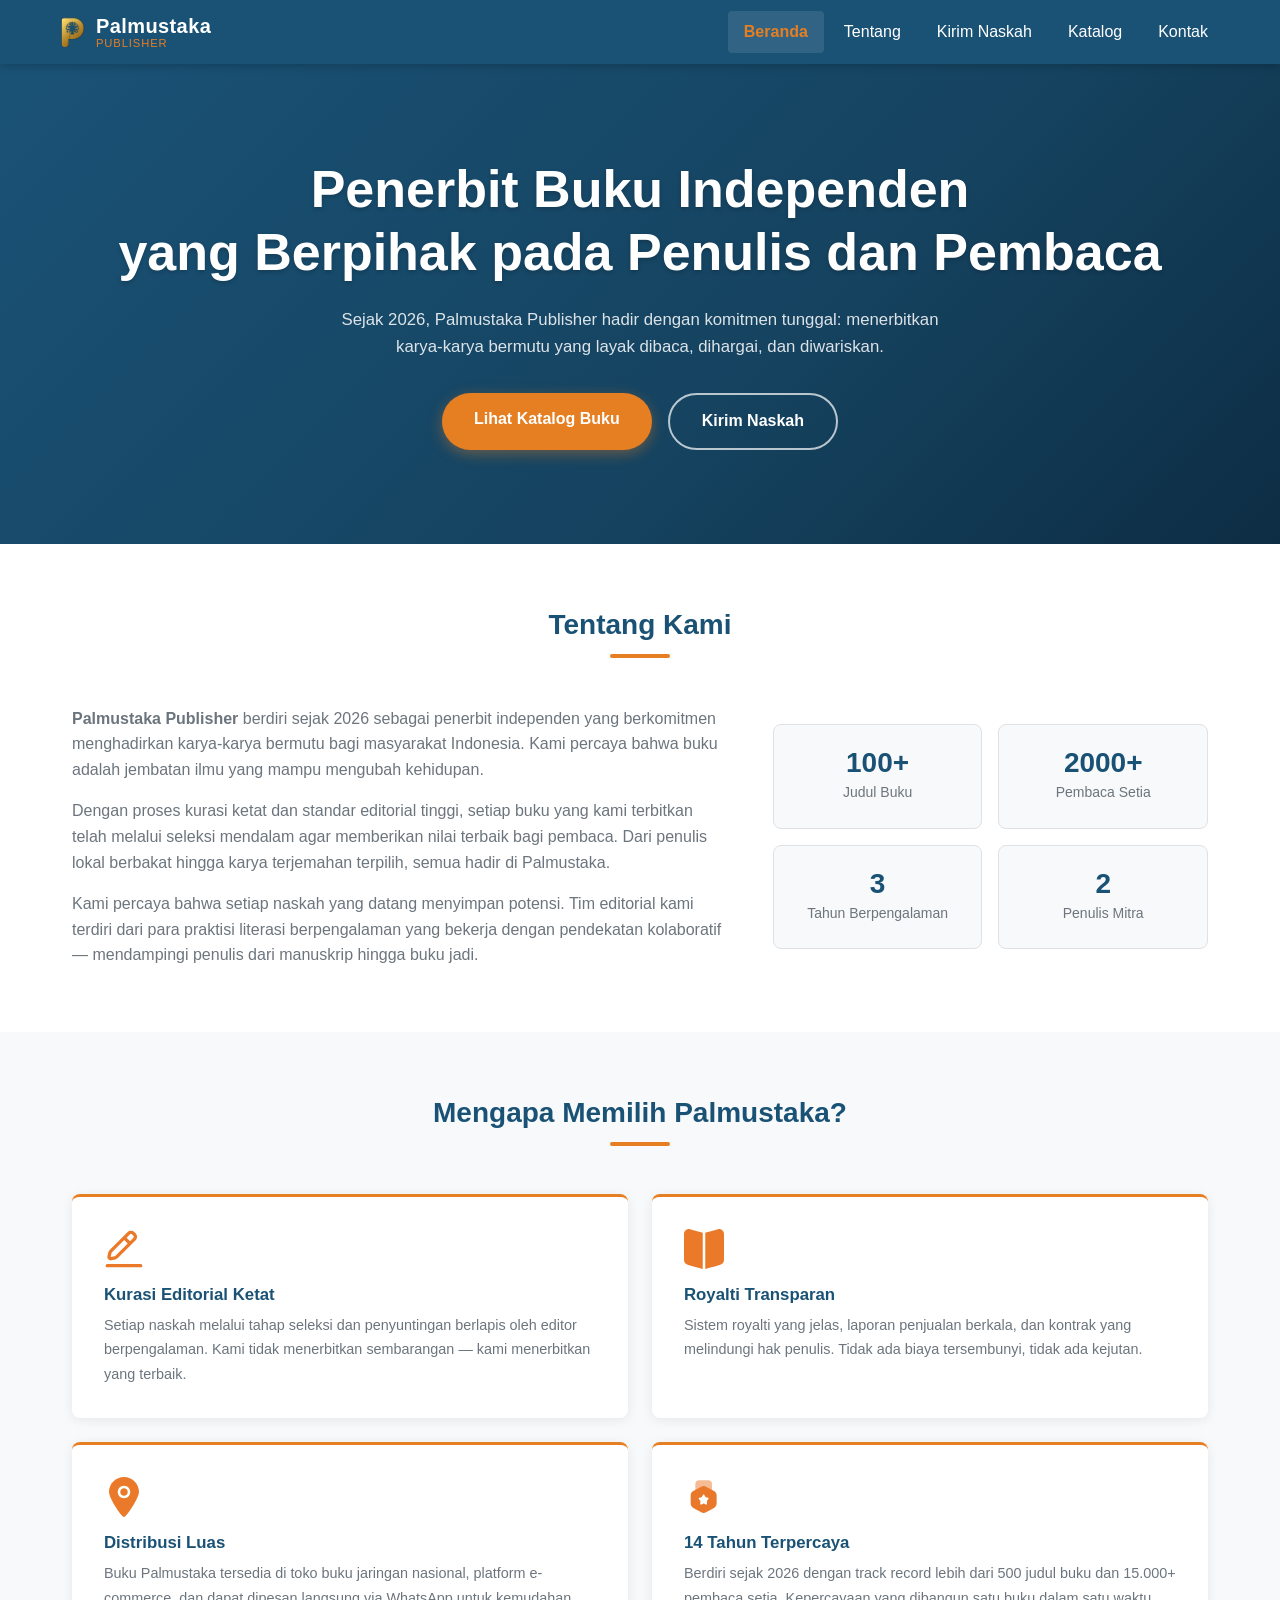
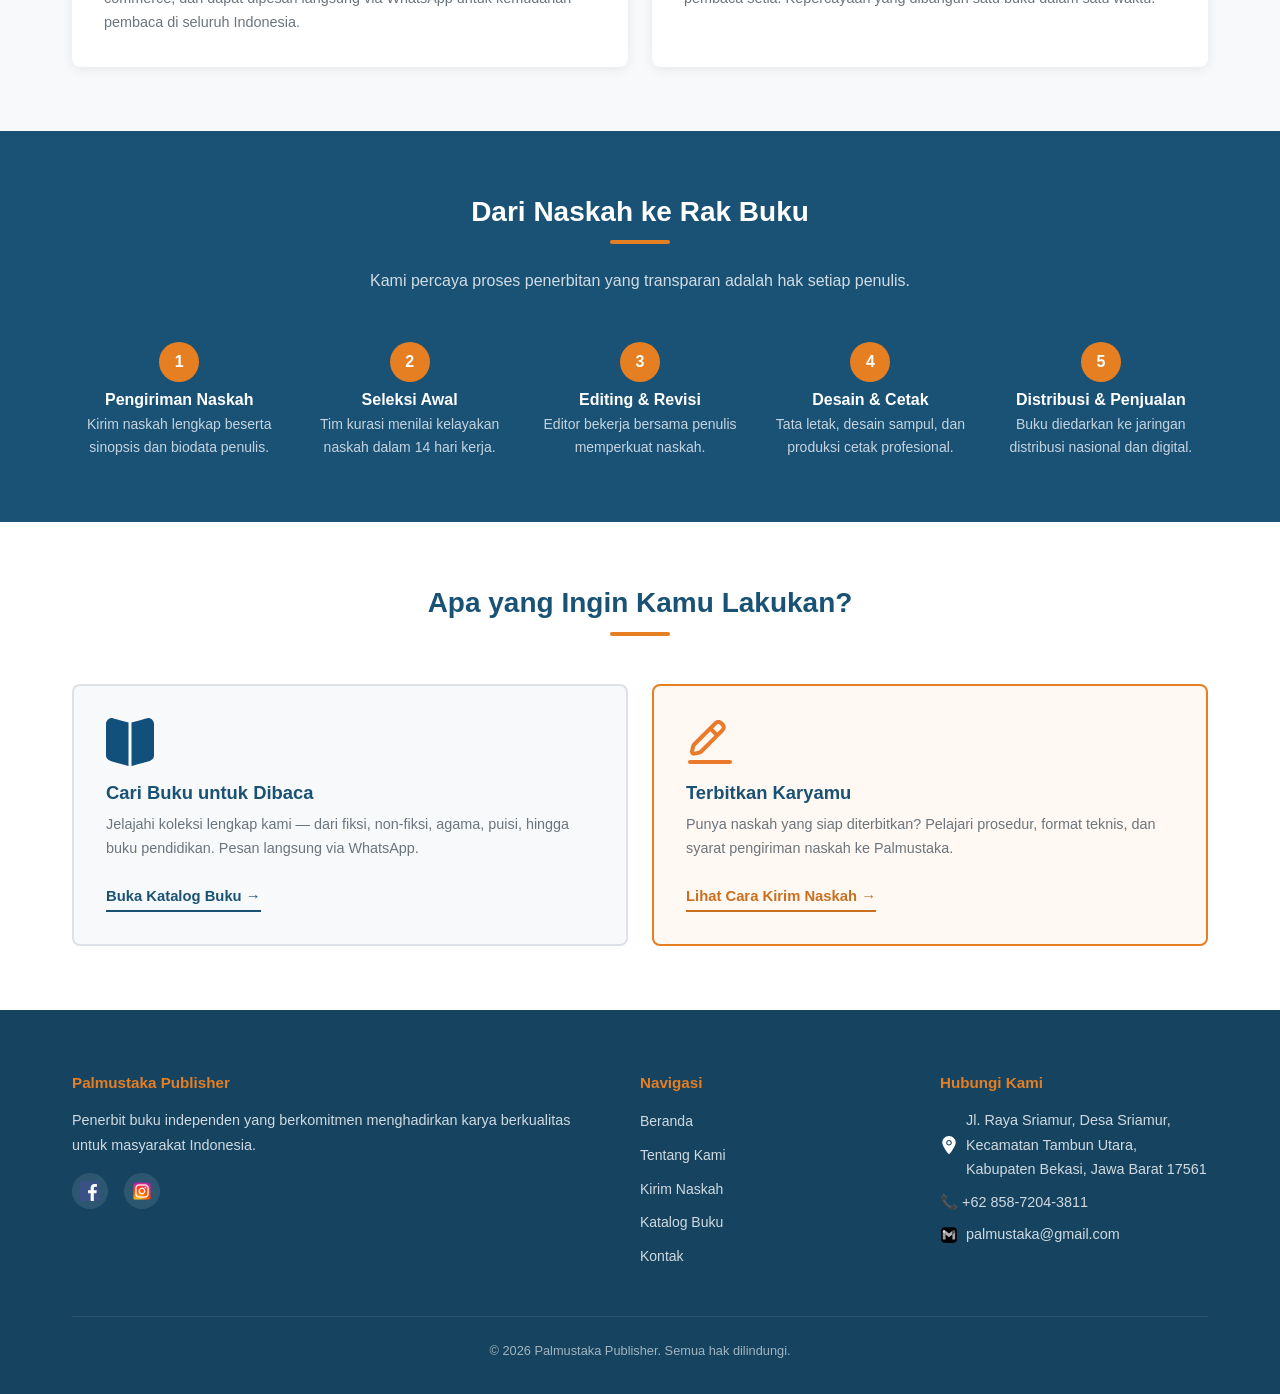
<file: index.html>
<!DOCTYPE html>
<html lang="id">
<head>
  <meta charset="UTF-8">
  <meta name="viewport" content="width=device-width, initial-scale=1.0">
  <meta name="description" content="Palmustaka Publisher — Penerbit buku independen yang berkomitmen menghadirkan karya bermutu untuk masyarakat Indonesia sejak 2026.">
  <title>Palmustaka Publisher — Penerbit Buku Independen</title>
  <link rel="icon" href="assets/icon/logo.svg">
  <link rel="stylesheet" href="css/style.css">
</head>
<body>

  <!-- ===== NAVBAR ===== -->
  <header class="navbar" id="navbar">
    <div class="navbar__kontainer">
      <div class="navbar__logo">
        <a href="index.html" class="navbar__logo-tautan" aria-label="Halaman utama Palmustaka Publisher">
          <img class="navbar__logo-img" src="assets/icon/logo.svg" alt="">
          <span class="navbar__logo-konten">
            <span class="navbar__logo-teks">Palmustaka</span>
            <span class="navbar__logo-sub">Publisher</span>
          </span>
        </a>
      </div>

      <button
        class="navbar__tombol-menu"
        id="tombolMenu"
        aria-label="Buka menu navigasi"
        aria-expanded="false"
        aria-controls="navigasiUtama"
      >
        <span class="navbar__ikon-hamburger"></span>
      </button>

      <nav class="navbar__navigasi" id="navigasiUtama" aria-label="Navigasi utama">
        <ul class="navbar__daftar-tautan">
          <li class="navbar__item">
            <!-- Beranda aktif di halaman ini -->
            <a class="navbar__tautan navbar__tautan--aktif" href="index.html">Beranda</a>
          </li>
          <li class="navbar__item">
            <a class="navbar__tautan" href="#tentang">Tentang</a>
          </li>
          <li class="navbar__item">
            <a class="navbar__tautan" href="kirim-naskah.html">Kirim Naskah</a>
          </li>
          <li class="navbar__item">
            <a class="navbar__tautan" href="katalog.html">Katalog</a>
          </li>
          <li class="navbar__item">
            <a class="navbar__tautan" href="#kontak">Kontak</a>
          </li>
        </ul>
      </nav>
    </div>
  </header>

  <!-- ===== HERO ===== -->
  <section class="hero" id="beranda">
    <div class="hero__konten kontainer">
      <h1 class="hero__judul">
        Penerbit Buku Independen<br>yang Berpihak pada Penulis dan Pembaca
      </h1>
      <p class="hero__deskripsi">
        Sejak 2026, Palmustaka Publisher hadir dengan komitmen tunggal:
        menerbitkan karya-karya bermutu yang layak dibaca, dihargai, dan diwariskan.
      </p>
      <div class="hero__grup-cta">
        <a class="hero__tombol-cta" href="katalog.html">
          Lihat Katalog Buku
        </a>
        <a class="hero__tombol-cta hero__tombol-cta--sekunder" href="kirim-naskah.html">
          Kirim Naskah
        </a>
      </div>
    </div>
  </section>

  <!-- ===== TENTANG KAMI ===== -->
  <section class="tentang" id="tentang">
    <div class="tentang__kontainer kontainer">
      <h2 class="tentang__judul-seksi judul-seksi">Tentang Kami</h2>
      <div class="tentang__grid">
        <div class="tentang__kolom-teks">
          <p class="tentang__paragraf">
            <strong>Palmustaka Publisher</strong> berdiri sejak 2026 sebagai penerbit independen yang berkomitmen
            menghadirkan karya-karya bermutu bagi masyarakat Indonesia. Kami percaya bahwa buku adalah
            jembatan ilmu yang mampu mengubah kehidupan.
          </p>
          <p class="tentang__paragraf">
            Dengan proses kurasi ketat dan standar editorial tinggi, setiap buku yang kami terbitkan telah
            melalui seleksi mendalam agar memberikan nilai terbaik bagi pembaca. Dari penulis lokal berbakat
            hingga karya terjemahan terpilih, semua hadir di Palmustaka.
          </p>
          <p class="tentang__paragraf">
            Kami percaya bahwa setiap naskah yang datang menyimpan potensi.
            Tim editorial kami terdiri dari para praktisi literasi berpengalaman yang bekerja
            dengan pendekatan kolaboratif — mendampingi penulis dari manuskrip hingga buku jadi.
          </p>
        </div>

        <div class="tentang__kolom-statistik">
          <div class="tentang__stat-kartu">
            <span class="tentang__stat-angka">100+</span>
            <span class="tentang__stat-label">Judul Buku</span>
          </div>
          <div class="tentang__stat-kartu">
            <span class="tentang__stat-angka">2000+</span>
            <span class="tentang__stat-label">Pembaca Setia</span>
          </div>
          <div class="tentang__stat-kartu">
            <span class="tentang__stat-angka">3</span>
            <span class="tentang__stat-label">Tahun Berpengalaman</span>
          </div>
          <div class="tentang__stat-kartu">
            <span class="tentang__stat-angka">2</span>
            <span class="tentang__stat-label">Penulis Mitra</span>
          </div>
        </div>
      </div>
    </div>
  </section>

  <!-- ===== KEUNGGULAN KAMI ===== -->
  <section class="keunggulan" id="keunggulan" aria-labelledby="judulKeunggulan">
    <div class="keunggulan__kontainer kontainer">
      <h2 class="keunggulan__judul-seksi judul-seksi" id="judulKeunggulan">Mengapa Memilih Palmustaka?</h2>
      <div class="keunggulan__grid">

        <div class="keunggulan__item">
          <img class="keunggulan__ikon-svg" src="assets/icon/write.svg" alt="" aria-hidden="true">
          <h3 class="keunggulan__item-judul">Kurasi Editorial Ketat</h3>
          <p class="keunggulan__item-deskripsi">
            Setiap naskah melalui tahap seleksi dan penyuntingan berlapis oleh editor berpengalaman.
            Kami tidak menerbitkan sembarangan — kami menerbitkan yang terbaik.
          </p>
        </div>

        <div class="keunggulan__item">
          <img class="keunggulan__ikon-svg" src="assets/icon/book.svg" alt="" aria-hidden="true">
          <h3 class="keunggulan__item-judul">Royalti Transparan</h3>
          <p class="keunggulan__item-deskripsi">
            Sistem royalti yang jelas, laporan penjualan berkala, dan kontrak yang melindungi hak penulis.
            Tidak ada biaya tersembunyi, tidak ada kejutan.
          </p>
        </div>

        <div class="keunggulan__item">
          <img class="keunggulan__ikon-svg" src="assets/icon/location.svg" alt="" aria-hidden="true">
          <h3 class="keunggulan__item-judul">Distribusi Luas</h3>
          <p class="keunggulan__item-deskripsi">
            Buku Palmustaka tersedia di toko buku jaringan nasional, platform e-commerce,
            dan dapat dipesan langsung via WhatsApp untuk kemudahan pembaca di seluruh Indonesia.
          </p>
        </div>

        <div class="keunggulan__item">
          <img class="keunggulan__ikon-svg" src="assets/icon/medal.svg" alt="" aria-hidden="true">
          <h3 class="keunggulan__item-judul">14 Tahun Terpercaya</h3>
          <p class="keunggulan__item-deskripsi">
            Berdiri sejak 2026 dengan track record lebih dari 500 judul buku dan 15.000+ pembaca setia.
            Kepercayaan yang dibangun satu buku dalam satu waktu.
          </p>
        </div>

      </div>
    </div>
  </section>

  <!-- ===== PROSES PENERBITAN ===== -->
  <section class="proses" id="proses" aria-labelledby="judulProses">
    <div class="proses__kontainer kontainer">
      <h2 class="proses__judul-seksi judul-seksi" id="judulProses">Dari Naskah ke Rak Buku</h2>
      <p class="proses__subjudul">
        Kami percaya proses penerbitan yang transparan adalah hak setiap penulis.
      </p>
      <ol class="proses__daftar-langkah">

        <li class="proses__langkah">
          <div class="proses__langkah-nomor" aria-hidden="true">1</div>
          <div class="proses__langkah-konten">
            <h3 class="proses__langkah-judul">Pengiriman Naskah</h3>
            <p class="proses__langkah-deskripsi">Kirim naskah lengkap beserta sinopsis dan biodata penulis.</p>
          </div>
        </li>

        <li class="proses__langkah">
          <div class="proses__langkah-nomor" aria-hidden="true">2</div>
          <div class="proses__langkah-konten">
            <h3 class="proses__langkah-judul">Seleksi Awal</h3>
            <p class="proses__langkah-deskripsi">Tim kurasi menilai kelayakan naskah dalam 14 hari kerja.</p>
          </div>
        </li>

        <li class="proses__langkah">
          <div class="proses__langkah-nomor" aria-hidden="true">3</div>
          <div class="proses__langkah-konten">
            <h3 class="proses__langkah-judul">Editing &amp; Revisi</h3>
            <p class="proses__langkah-deskripsi">Editor bekerja bersama penulis memperkuat naskah.</p>
          </div>
        </li>

        <li class="proses__langkah">
          <div class="proses__langkah-nomor" aria-hidden="true">4</div>
          <div class="proses__langkah-konten">
            <h3 class="proses__langkah-judul">Desain &amp; Cetak</h3>
            <p class="proses__langkah-deskripsi">Tata letak, desain sampul, dan produksi cetak profesional.</p>
          </div>
        </li>

        <li class="proses__langkah">
          <div class="proses__langkah-nomor" aria-hidden="true">5</div>
          <div class="proses__langkah-konten">
            <h3 class="proses__langkah-judul">Distribusi &amp; Penjualan</h3>
            <p class="proses__langkah-deskripsi">Buku diedarkan ke jaringan distribusi nasional dan digital.</p>
          </div>
        </li>

      </ol>
    </div>
  </section>

  <!-- ===== CTA HALAMAN ===== -->
  <section class="cta-halaman" id="cta-halaman" aria-labelledby="judulCtaHalaman">
    <div class="cta-halaman__kontainer kontainer">
      <h2 class="cta-halaman__judul-seksi judul-seksi" id="judulCtaHalaman">Apa yang Ingin Kamu Lakukan?</h2>
      <div class="cta-halaman__grid">

        <div class="cta-halaman__kartu">
          <img class="cta-halaman__kartu-ikon-svg" src="assets/icon/book.svg" alt="" aria-hidden="true">
          <h3 class="cta-halaman__kartu-judul">Cari Buku untuk Dibaca</h3>
          <p class="cta-halaman__kartu-deskripsi">
            Jelajahi koleksi lengkap kami — dari fiksi, non-fiksi, agama, puisi, hingga buku pendidikan.
            Pesan langsung via WhatsApp.
          </p>
          <a class="cta-halaman__kartu-tombol" href="katalog.html">Buka Katalog Buku &rarr;</a>
        </div>

        <div class="cta-halaman__kartu cta-halaman__kartu--aksen">
          <img class="cta-halaman__kartu-ikon-svg" src="assets/icon/write.svg" alt="" aria-hidden="true">
          <h3 class="cta-halaman__kartu-judul">Terbitkan Karyamu</h3>
          <p class="cta-halaman__kartu-deskripsi">
            Punya naskah yang siap diterbitkan? Pelajari prosedur, format teknis,
            dan syarat pengiriman naskah ke Palmustaka.
          </p>
          <a class="cta-halaman__kartu-tombol" href="kirim-naskah.html">Lihat Cara Kirim Naskah &rarr;</a>
        </div>

      </div>
    </div>
  </section>

  <!-- ===== FOOTER / KONTAK ===== -->
  <footer class="footer" id="kontak">
    <div class="footer__kontainer kontainer">
      <div class="footer__grid">

        <div class="footer__kolom">
          <h3 class="footer__judul-kolom">Palmustaka Publisher</h3>
          <p class="footer__teks">
            Penerbit buku independen yang berkomitmen menghadirkan karya berkualitas untuk masyarakat Indonesia.
          </p>
          <div class="footer__sosmed">
            <a href="https://facebook.com" class="footer__sosmed-link" target="_blank" rel="noopener noreferrer" aria-label="Facebook Palmustaka">
              <img class="footer__sosmed-ikon-svg" src="assets/icon/facebook.svg" alt="">
            </a>
            <a href="https://www.instagram.com/palmustaka.id" class="footer__sosmed-link" target="_blank" rel="noopener noreferrer" aria-label="Instagram Palmustaka">
              <img class="footer__sosmed-ikon-svg" src="assets/icon/instagram.svg" alt="">
            </a>
          </div>
        </div>

        <div class="footer__kolom">
          <h3 class="footer__judul-kolom">Navigasi</h3>
          <ul class="footer__daftar-tautan">
            <li><a class="footer__tautan" href="index.html">Beranda</a></li>
            <li><a class="footer__tautan" href="#tentang">Tentang Kami</a></li>
            <li><a class="footer__tautan" href="kirim-naskah.html">Kirim Naskah</a></li>
            <li><a class="footer__tautan" href="katalog.html">Katalog Buku</a></li>
            <li><a class="footer__tautan" href="#kontak">Kontak</a></li>
          </ul>
        </div>

        <div class="footer__kolom">
          <h3 class="footer__judul-kolom">Hubungi Kami</h3>
          <address class="footer__alamat">
            <div class="footer__alamat-item">
              <img class="footer__alamat-ikon-svg" src="assets/icon/location.svg" alt="" aria-hidden="true">
              <span class="footer__teks">Jl. Raya Sriamur, Desa Sriamur, Kecamatan Tambun Utara, Kabupaten Bekasi, Jawa Barat 17561</span>
            </div>
            <div class="footer__alamat-item">
              <span class="footer__teks">📞 +62 858-7204-3811</span>
            </div>
            <div class="footer__alamat-item">
              <img class="footer__alamat-ikon-svg" src="assets/icon/gmail.svg" alt="" aria-hidden="true">
              <span class="footer__teks">palmustaka@gmail.com</span>
            </div>
          </address>
        </div>

      </div>

      <div class="footer__hak-cipta">
        <p>&copy; <span id="tahunSekarang"></span> Palmustaka Publisher. Semua hak dilindungi.</p>
      </div>
    </div>
  </footer>

  <!-- JS: hanya main.js (tidak butuh katalog.js atau kirim-naskah.js) -->
  <script src="js/main.js"></script>
</body>
</html>
</file>
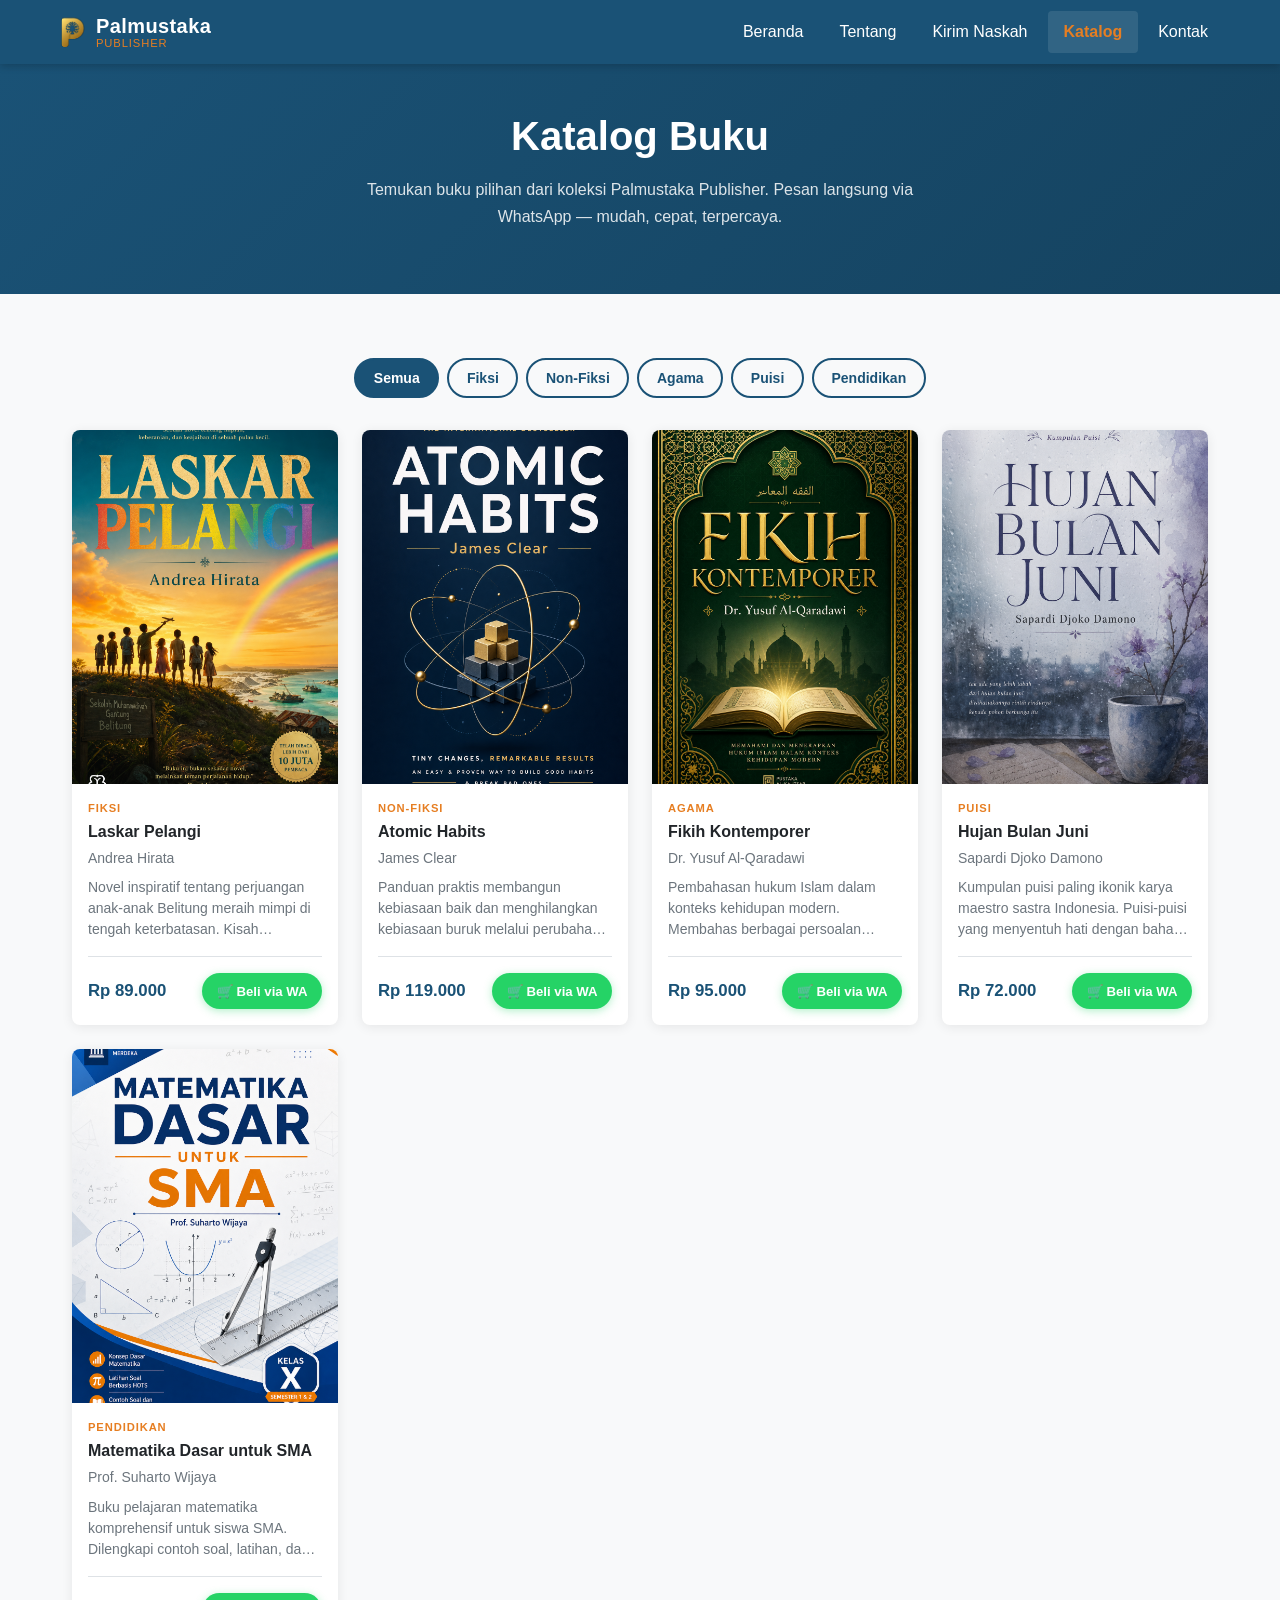
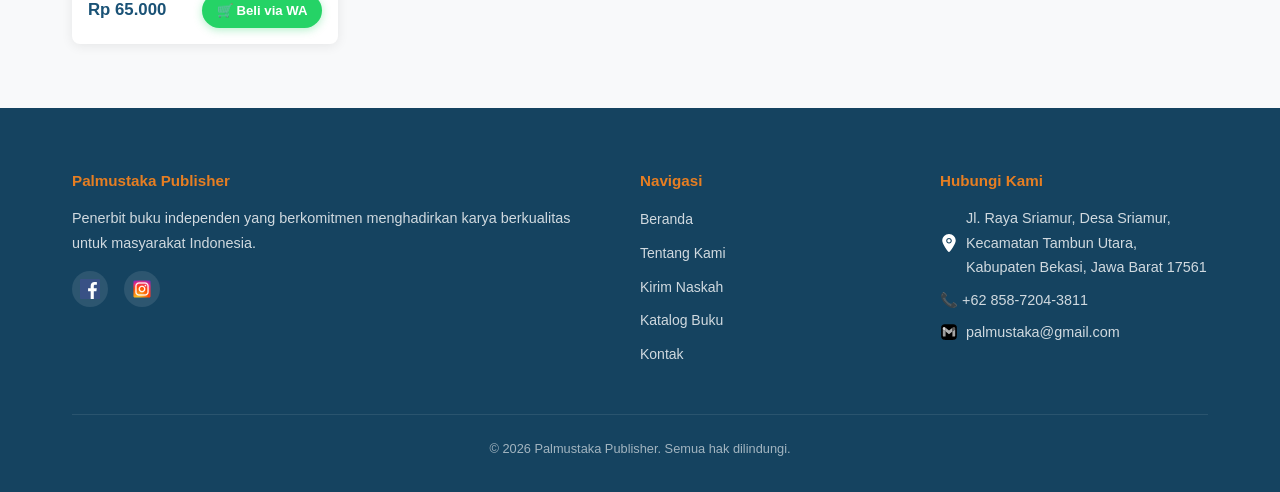
<file: katalog.html>
<!DOCTYPE html>
<html lang="id">
<head>
  <meta charset="UTF-8">
  <meta name="viewport" content="width=device-width, initial-scale=1.0">
  <meta name="description" content="Katalog Buku Palmustaka Publisher — Temukan koleksi lengkap buku fiksi, non-fiksi, agama, puisi, dan pendidikan. Pesan mudah via WhatsApp.">
  <title>Katalog Buku — Palmustaka Publisher</title>
  <link rel="icon" href="assets/icon/logo.svg">
  <link rel="stylesheet" href="css/style.css">
</head>
<body>

  <!-- ===== NAVBAR ===== -->
  <header class="navbar" id="navbar">
    <div class="navbar__kontainer">
      <div class="navbar__logo">
        <a href="index.html" class="navbar__logo-tautan" aria-label="Kembali ke halaman utama Palmustaka">
          <img class="navbar__logo-img" src="assets/icon/logo.svg" alt="">
          <span class="navbar__logo-konten">
            <span class="navbar__logo-teks">Palmustaka</span>
            <span class="navbar__logo-sub">Publisher</span>
          </span>
        </a>
      </div>

      <button
        class="navbar__tombol-menu"
        id="tombolMenu"
        aria-label="Buka menu navigasi"
        aria-expanded="false"
        aria-controls="navigasiUtama"
      >
        <span class="navbar__ikon-hamburger"></span>
      </button>

      <nav class="navbar__navigasi" id="navigasiUtama" aria-label="Navigasi utama">
        <ul class="navbar__daftar-tautan">
          <li class="navbar__item">
            <a class="navbar__tautan" href="index.html">Beranda</a>
          </li>
          <li class="navbar__item">
            <a class="navbar__tautan" href="index.html#tentang">Tentang</a>
          </li>
          <li class="navbar__item">
            <a class="navbar__tautan" href="kirim-naskah.html">Kirim Naskah</a>
          </li>
          <li class="navbar__item">
            <!-- Link aktif di halaman ini -->
            <a class="navbar__tautan navbar__tautan--aktif" href="katalog.html">Katalog</a>
          </li>
          <li class="navbar__item">
            <a class="navbar__tautan" href="index.html#kontak">Kontak</a>
          </li>
        </ul>
      </nav>
    </div>
  </header>

  <!-- ===== PAGE HEADER ===== -->
  <div class="halaman-header">
    <div class="halaman-header__kontainer kontainer">
      <h1 class="halaman-header__judul">Katalog Buku</h1>
      <p class="halaman-header__subjudul">
        Temukan buku pilihan dari koleksi Palmustaka Publisher.
        Pesan langsung via WhatsApp — mudah, cepat, terpercaya.
      </p>
    </div>
  </div>

  <!-- ===== KATALOG ===== -->
  <section class="katalog" id="katalog" aria-labelledby="judulKatalog">
    <div class="katalog__kontainer kontainer">
      <h2 class="sr-only" id="judulKatalog">Daftar Buku</h2>

      <!-- Filter Kategori — diisi oleh JavaScript -->
      <div class="katalog__filter" id="filterKategori" role="group" aria-label="Filter kategori buku">
      </div>

      <!-- Status Loading / Error — dikelola JavaScript -->
      <div class="katalog__status" id="statusKatalog" aria-live="polite" aria-atomic="true">
        <p class="katalog__status-teks">Memuat katalog buku…</p>
      </div>

      <!-- Grid Buku — diisi oleh JavaScript -->
      <div class="katalog__grid" id="gridBuku" aria-label="Daftar buku">
      </div>
    </div>
  </section>

  <!-- ===== FOOTER ===== -->
  <footer class="footer" id="kontak">
    <div class="footer__kontainer kontainer">
      <div class="footer__grid">

        <div class="footer__kolom">
          <h3 class="footer__judul-kolom">Palmustaka Publisher</h3>
          <p class="footer__teks">
            Penerbit buku independen yang berkomitmen menghadirkan karya berkualitas untuk masyarakat Indonesia.
          </p>
          <div class="footer__sosmed">
            <a href="https://facebook.com" class="footer__sosmed-link" target="_blank" rel="noopener noreferrer" aria-label="Facebook Palmustaka">
              <img class="footer__sosmed-ikon-svg" src="assets/icon/facebook.svg" alt="">
            </a>
            <a href="https://instagram.com" class="footer__sosmed-link" target="_blank" rel="noopener noreferrer" aria-label="Instagram Palmustaka">
              <img class="footer__sosmed-ikon-svg" src="assets/icon/instagram.svg" alt="">
            </a>
          </div>
        </div>

        <div class="footer__kolom">
          <h3 class="footer__judul-kolom">Navigasi</h3>
          <ul class="footer__daftar-tautan">
            <li><a class="footer__tautan" href="index.html">Beranda</a></li>
            <li><a class="footer__tautan" href="index.html#tentang">Tentang Kami</a></li>
            <li><a class="footer__tautan" href="kirim-naskah.html">Kirim Naskah</a></li>
            <li><a class="footer__tautan" href="katalog.html">Katalog Buku</a></li>
            <li><a class="footer__tautan" href="index.html#kontak">Kontak</a></li>
          </ul>
        </div>

        <div class="footer__kolom">
          <h3 class="footer__judul-kolom">Hubungi Kami</h3>
          <address class="footer__alamat">
            <div class="footer__alamat-item">
              <img class="footer__alamat-ikon-svg" src="assets/icon/location.svg" alt="" aria-hidden="true">
              <span class="footer__teks">Jl. Raya Sriamur, Desa Sriamur, Kecamatan Tambun Utara, Kabupaten Bekasi, Jawa Barat 17561</span>
            </div>
            <div class="footer__alamat-item">
              <span class="footer__teks">📞 +62 858-7204-3811</span>
            </div>
            <div class="footer__alamat-item">
              <img class="footer__alamat-ikon-svg" src="assets/icon/gmail.svg" alt="" aria-hidden="true">
              <span class="footer__teks">palmustaka@gmail.com</span>
            </div>
          </address>
        </div>

      </div>

      <div class="footer__hak-cipta">
        <p>&copy; <span id="tahunSekarang"></span> Palmustaka Publisher. Semua hak dilindungi.</p>
      </div>
    </div>
  </footer>

  <!-- JS: main.js (shared) DULU, lalu katalog.js -->
  <script src="js/main.js"></script>
  <script src="js/katalog.js"></script>
</body>
</html>
</file>
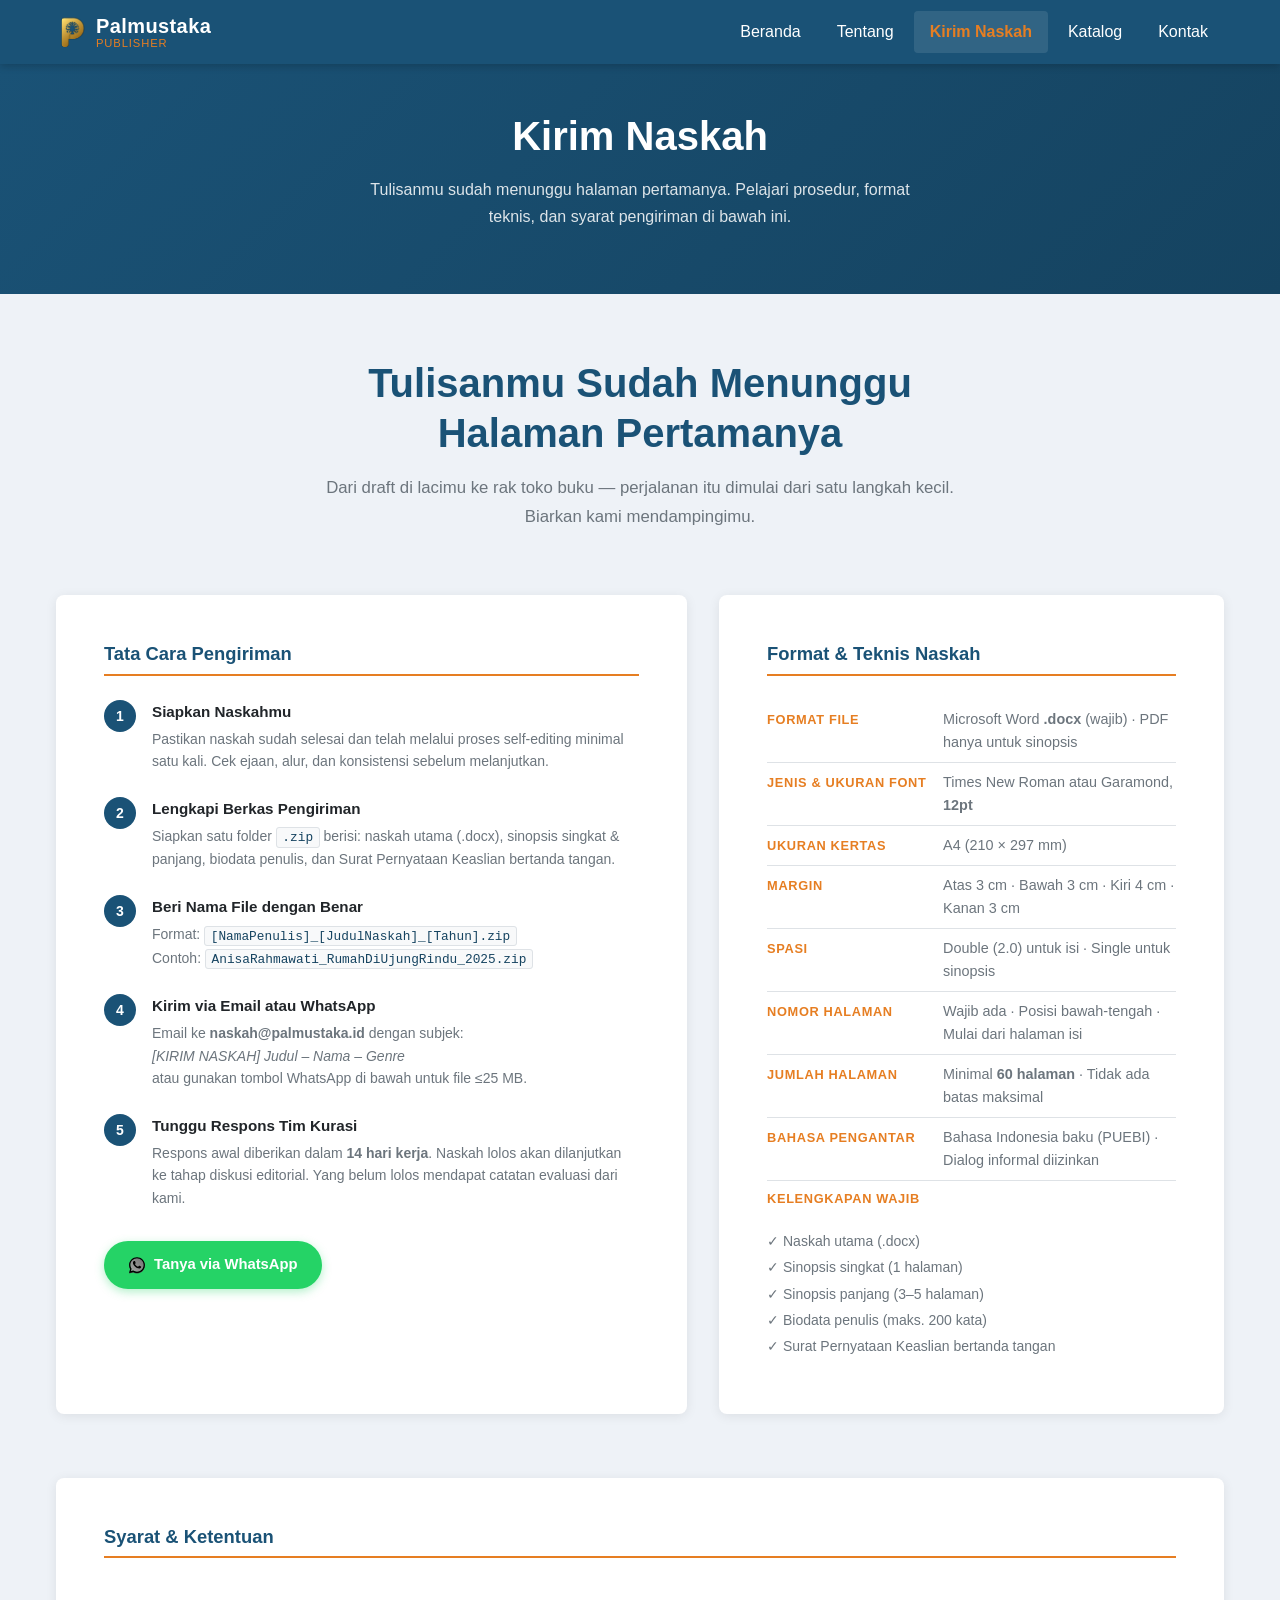
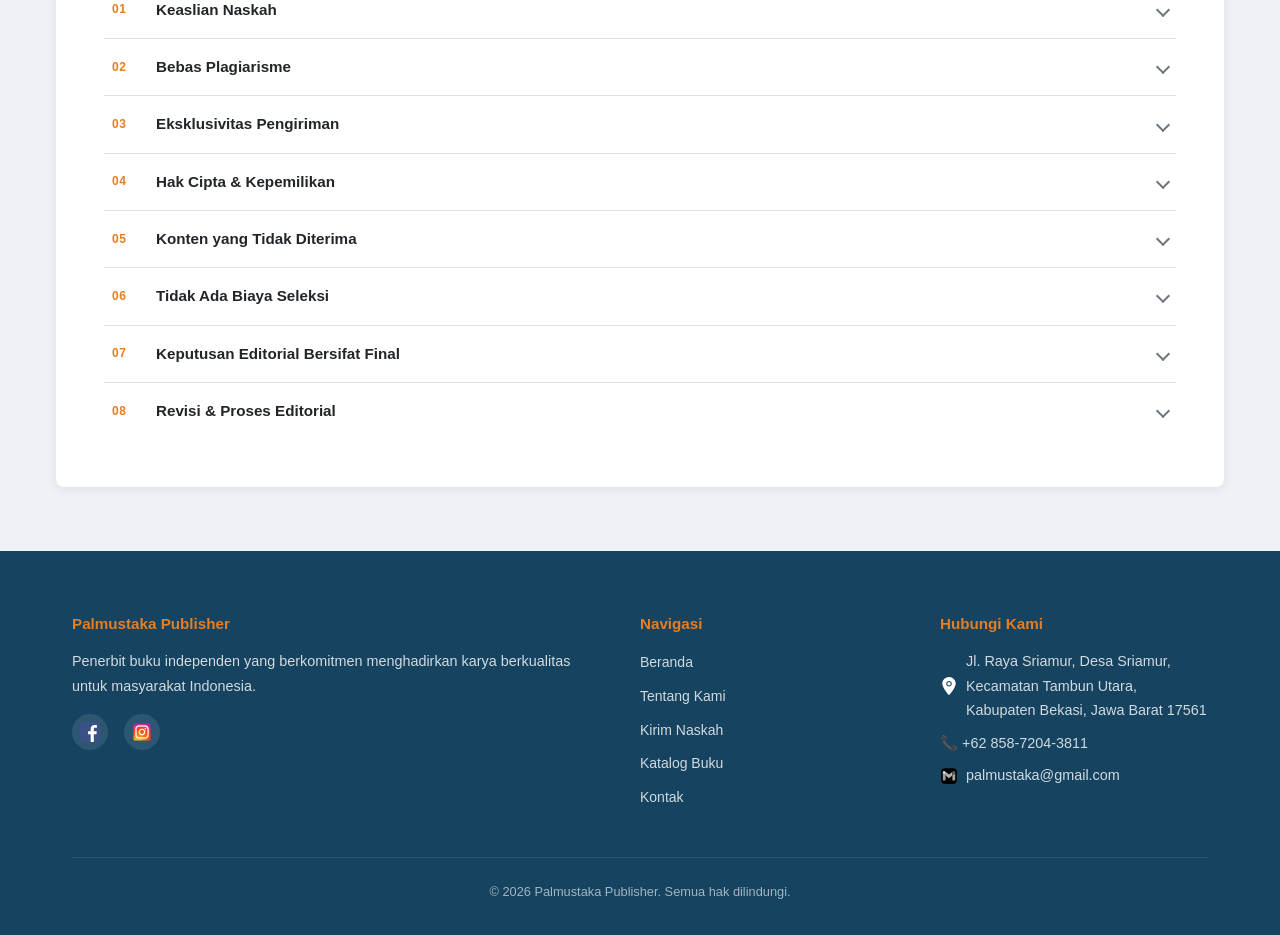
<file: kirim-naskah.html>
<!DOCTYPE html>
<html lang="id">
<head>
  <meta charset="UTF-8">
  <meta name="viewport" content="width=device-width, initial-scale=1.0">
  <meta name="description" content="Kirim Naskah ke Palmustaka Publisher — Panduan tata cara pengiriman, format teknis naskah, dan syarat &amp; ketentuan penerbitan.">
  <title>Kirim Naskah — Palmustaka Publisher</title>
  <link rel="icon" href="assets/icon/logo.svg">
  <link rel="stylesheet" href="css/style.css">
</head>
<body>

  <!-- ===== NAVBAR ===== -->
  <header class="navbar" id="navbar">
    <div class="navbar__kontainer">
      <div class="navbar__logo">
        <a href="index.html" class="navbar__logo-tautan" aria-label="Kembali ke halaman utama Palmustaka">
          <img class="navbar__logo-img" src="assets/icon/logo.svg" alt="">
          <span class="navbar__logo-konten">
            <span class="navbar__logo-teks">Palmustaka</span>
            <span class="navbar__logo-sub">Publisher</span>
          </span>
        </a>
      </div>

      <button
        class="navbar__tombol-menu"
        id="tombolMenu"
        aria-label="Buka menu navigasi"
        aria-expanded="false"
        aria-controls="navigasiUtama"
      >
        <span class="navbar__ikon-hamburger"></span>
      </button>

      <nav class="navbar__navigasi" id="navigasiUtama" aria-label="Navigasi utama">
        <ul class="navbar__daftar-tautan">
          <li class="navbar__item">
            <a class="navbar__tautan" href="index.html">Beranda</a>
          </li>
          <li class="navbar__item">
            <a class="navbar__tautan" href="index.html#tentang">Tentang</a>
          </li>
          <li class="navbar__item">
            <!-- Link aktif di halaman ini -->
            <a class="navbar__tautan navbar__tautan--aktif" href="kirim-naskah.html">Kirim Naskah</a>
          </li>
          <li class="navbar__item">
            <a class="navbar__tautan" href="katalog.html">Katalog</a>
          </li>
          <li class="navbar__item">
            <a class="navbar__tautan" href="index.html#kontak">Kontak</a>
          </li>
        </ul>
      </nav>
    </div>
  </header>

  <!-- ===== PAGE HEADER ===== -->
  <div class="halaman-header">
    <div class="halaman-header__kontainer kontainer">
      <h1 class="halaman-header__judul">Kirim Naskah</h1>
      <p class="halaman-header__subjudul">
        Tulisanmu sudah menunggu halaman pertamanya.
        Pelajari prosedur, format teknis, dan syarat pengiriman di bawah ini.
      </p>
    </div>
  </div>

  <!-- ===== KIRIM NASKAH ===== -->
  <section class="kirim-naskah" id="kirim-naskah" aria-labelledby="judulKirimNaskah">
    <div class="kirim-naskah__kontainer">

      <!-- Judul disembunyikan secara visual (sudah ada di halaman-header) -->
      <h2 class="kirim-naskah__judul-seksi sr-only" id="judulKirimNaskah">Kirim Naskah</h2>

      <!-- SUB-BAGIAN 1: HEADLINE -->
      <div class="kirim-naskah__headline">
        <h3 class="kirim-naskah__headline-teks">
          Tulisanmu Sudah Menunggu<br>Halaman Pertamanya
        </h3>
        <p class="kirim-naskah__headline-sub">
          Dari draft di lacimu ke rak toko buku — perjalanan itu dimulai dari satu
          langkah kecil. Biarkan kami mendampingimu.
        </p>
      </div>

      <!-- GRID UTAMA: Tata Cara | Format Teknis -->
      <div class="kirim-naskah__grid-utama">

        <!-- SUB-BAGIAN 2: TATA CARA PENGIRIMAN -->
        <div class="kirim-naskah__panel kirim-naskah__panel--tata-cara">
          <h3 class="kirim-naskah__panel-judul">Tata Cara Pengiriman</h3>
          <ol class="kirim-naskah__langkah-list">

            <li class="kirim-naskah__langkah">
              <span class="kirim-naskah__langkah-nomor" aria-hidden="true">1</span>
              <div class="kirim-naskah__langkah-konten">
                <strong class="kirim-naskah__langkah-judul">Siapkan Naskahmu</strong>
                <p class="kirim-naskah__langkah-deskripsi">
                  Pastikan naskah sudah selesai dan telah melalui proses self-editing
                  minimal satu kali. Cek ejaan, alur, dan konsistensi sebelum melanjutkan.
                </p>
              </div>
            </li>

            <li class="kirim-naskah__langkah">
              <span class="kirim-naskah__langkah-nomor" aria-hidden="true">2</span>
              <div class="kirim-naskah__langkah-konten">
                <strong class="kirim-naskah__langkah-judul">Lengkapi Berkas Pengiriman</strong>
                <p class="kirim-naskah__langkah-deskripsi">
                  Siapkan satu folder <code>.zip</code> berisi: naskah utama (.docx),
                  sinopsis singkat &amp; panjang, biodata penulis, dan Surat Pernyataan
                  Keaslian bertanda tangan.
                </p>
              </div>
            </li>

            <li class="kirim-naskah__langkah">
              <span class="kirim-naskah__langkah-nomor" aria-hidden="true">3</span>
              <div class="kirim-naskah__langkah-konten">
                <strong class="kirim-naskah__langkah-judul">Beri Nama File dengan Benar</strong>
                <p class="kirim-naskah__langkah-deskripsi">
                  Format: <code>[NamaPenulis]_[JudulNaskah]_[Tahun].zip</code><br>
                  Contoh: <code>AnisaRahmawati_RumahDiUjungRindu_2025.zip</code>
                </p>
              </div>
            </li>

            <li class="kirim-naskah__langkah">
              <span class="kirim-naskah__langkah-nomor" aria-hidden="true">4</span>
              <div class="kirim-naskah__langkah-konten">
                <strong class="kirim-naskah__langkah-judul">Kirim via Email atau WhatsApp</strong>
                <p class="kirim-naskah__langkah-deskripsi">
                  Email ke <strong>naskah@palmustaka.id</strong> dengan subjek:<br>
                  <em>[KIRIM NASKAH] Judul &ndash; Nama &ndash; Genre</em><br>
                  atau gunakan tombol WhatsApp di bawah untuk file &le;25 MB.
                </p>
              </div>
            </li>

            <li class="kirim-naskah__langkah">
              <span class="kirim-naskah__langkah-nomor" aria-hidden="true">5</span>
              <div class="kirim-naskah__langkah-konten">
                <strong class="kirim-naskah__langkah-judul">Tunggu Respons Tim Kurasi</strong>
                <p class="kirim-naskah__langkah-deskripsi">
                  Respons awal diberikan dalam <strong>14 hari kerja</strong>. Naskah lolos
                  akan dilanjutkan ke tahap diskusi editorial. Yang belum lolos mendapat
                  catatan evaluasi dari kami.
                </p>
              </div>
            </li>

          </ol>

          <a
            href="#"
            class="kirim-naskah__tombol-wa"
            id="tombolKirimNaskahWa"
            target="_blank"
            rel="noopener noreferrer"
            aria-label="Tanya prosedur pengiriman naskah via WhatsApp"
          >
            <img class="footer__alamat-ikon-svg" src="assets/icon/whatsapp.svg"> Tanya via WhatsApp
          </a>
        </div>

        <!-- SUB-BAGIAN 3: FORMAT & TEKNIS -->
        <div class="kirim-naskah__panel kirim-naskah__panel--format">
          <h3 class="kirim-naskah__panel-judul">Format &amp; Teknis Naskah</h3>

          <dl class="kirim-naskah__spek-list">
            <div class="kirim-naskah__spek-item">
              <dt class="kirim-naskah__spek-label">Format File</dt>
              <dd class="kirim-naskah__spek-nilai">Microsoft Word <strong>.docx</strong> (wajib) &middot; PDF hanya untuk sinopsis</dd>
            </div>
            <div class="kirim-naskah__spek-item">
              <dt class="kirim-naskah__spek-label">Jenis &amp; Ukuran Font</dt>
              <dd class="kirim-naskah__spek-nilai">Times New Roman atau Garamond, <strong>12pt</strong></dd>
            </div>
            <div class="kirim-naskah__spek-item">
              <dt class="kirim-naskah__spek-label">Ukuran Kertas</dt>
              <dd class="kirim-naskah__spek-nilai">A4 (210 &times; 297 mm)</dd>
            </div>
            <div class="kirim-naskah__spek-item">
              <dt class="kirim-naskah__spek-label">Margin</dt>
              <dd class="kirim-naskah__spek-nilai">Atas 3 cm &middot; Bawah 3 cm &middot; Kiri 4 cm &middot; Kanan 3 cm</dd>
            </div>
            <div class="kirim-naskah__spek-item">
              <dt class="kirim-naskah__spek-label">Spasi</dt>
              <dd class="kirim-naskah__spek-nilai">Double (2.0) untuk isi &middot; Single untuk sinopsis</dd>
            </div>
            <div class="kirim-naskah__spek-item">
              <dt class="kirim-naskah__spek-label">Nomor Halaman</dt>
              <dd class="kirim-naskah__spek-nilai">Wajib ada &middot; Posisi bawah-tengah &middot; Mulai dari halaman isi</dd>
            </div>
            <div class="kirim-naskah__spek-item">
              <dt class="kirim-naskah__spek-label">Jumlah Halaman</dt>
              <dd class="kirim-naskah__spek-nilai">Minimal <strong>60 halaman</strong> &middot; Tidak ada batas maksimal</dd>
            </div>
            <div class="kirim-naskah__spek-item">
              <dt class="kirim-naskah__spek-label">Bahasa Pengantar</dt>
              <dd class="kirim-naskah__spek-nilai">Bahasa Indonesia baku (PUEBI) &middot; Dialog informal diizinkan</dd>
            </div>
            <div class="kirim-naskah__spek-item kirim-naskah__spek-item--penuh">
              <dt class="kirim-naskah__spek-label">Kelengkapan Wajib</dt>
              <dd class="kirim-naskah__spek-nilai">
                <ul class="kirim-naskah__spek-checklist">
                  <li>&#10003; Naskah utama (.docx)</li>
                  <li>&#10003; Sinopsis singkat (1 halaman)</li>
                  <li>&#10003; Sinopsis panjang (3&ndash;5 halaman)</li>
                  <li>&#10003; Biodata penulis (maks. 200 kata)</li>
                  <li>&#10003; Surat Pernyataan Keaslian bertanda tangan</li>
                </ul>
              </dd>
            </div>
          </dl>
        </div>

      </div><!-- /.kirim-naskah__grid-utama -->

      <!-- SUB-BAGIAN 4: SYARAT & KETENTUAN (Accordion) -->
      <div class="kirim-naskah__sk">
        <h3 class="kirim-naskah__sk-judul">Syarat &amp; Ketentuan</h3>
        <ul class="kirim-naskah__sk-list" role="list">
          <li class="kirim-naskah__sk-item">
            <button class="kirim-naskah__sk-tombol" type="button" aria-expanded="false" aria-controls="sk-panel-1">
              <span class="kirim-naskah__sk-nomor">01</span>
              <span class="kirim-naskah__sk-label-teks">Keaslian Naskah</span>
              <span class="kirim-naskah__sk-ikon" aria-hidden="true"></span>
            </button>
            <div class="kirim-naskah__sk-panel" id="sk-panel-1" role="region">
              <div class="kirim-naskah__sk-panel-dalam">
                <p>Naskah yang dikirimkan wajib merupakan karya orisinal penulis sendiri and belum pernah diterbitkan dalam bentuk apapun — baik cetak maupun digital, termasuk self-publishing di platform seperti KaryaKarsa, Wattpad, atau sejenisnya.</p>
              </div>
            </div>
          </li>
          <li class="kirim-naskah__sk-item">
            <button class="kirim-naskah__sk-tombol" type="button" aria-expanded="false" aria-controls="sk-panel-2">
              <span class="kirim-naskah__sk-nomor">02</span>
              <span class="kirim-naskah__sk-label-teks">Bebas Plagiarisme</span>
              <span class="kirim-naskah__sk-ikon" aria-hidden="true"></span>
            </button>
            <div class="kirim-naskah__sk-panel" id="sk-panel-2" role="region">
              <div class="kirim-naskah__sk-panel-dalam">
                <p>Naskah harus bebas dari plagiarisme. Kami berhak menolak naskah yang terbukti mengandung konten jiplakan tanpa atribusi yang sah, termasuk parafrase berlebihan tanpa sumber. Untuk naskah non-fiksi, semua kutipan wajib disertai catatan kaki atau daftar pustaka.</p>
              </div>
            </div>
          </li>
          <li class="kirim-naskah__sk-item">
            <button class="kirim-naskah__sk-tombol" type="button" aria-expanded="false" aria-controls="sk-panel-3">
              <span class="kirim-naskah__sk-nomor">03</span>
              <span class="kirim-naskah__sk-label-teks">Eksklusivitas Pengiriman</span>
              <span class="kirim-naskah__sk-ikon" aria-hidden="true"></span>
            </button>
            <div class="kirim-naskah__sk-panel" id="sk-panel-3" role="region">
              <div class="kirim-naskah__sk-panel-dalam">
                <p>Selama proses seleksi berlangsung (maksimal 30 hari sejak konfirmasi penerimaan), naskah tidak boleh dikirimkan secara bersamaan ke penerbit lain. Jika penulis menarik naskah atau menerima tawaran lain, wajib memberitahu kami secara tertulis.</p>
              </div>
            </div>
          </li>
          <li class="kirim-naskah__sk-item">
            <button class="kirim-naskah__sk-tombol" type="button" aria-expanded="false" aria-controls="sk-panel-4">
              <span class="kirim-naskah__sk-nomor">04</span>
              <span class="kirim-naskah__sk-label-teks">Hak Cipta &amp; Kepemilikan</span>
              <span class="kirim-naskah__sk-ikon" aria-hidden="true"></span>
            </button>
            <div class="kirim-naskah__sk-panel" id="sk-panel-4" role="region">
              <div class="kirim-naskah__sk-panel-dalam">
                <p>Penulis tetap memegang hak cipta penuh atas karyanya. Palmustaka hanya memperoleh hak penerbitan berdasarkan perjanjian kontrak yang disepakati bersama jika naskah diterima. Tidak ada hak yang berpindah sebelum kontrak ditandatangani kedua pihak.</p>
              </div>
            </div>
          </li>
          <li class="kirim-naskah__sk-item">
            <button class="kirim-naskah__sk-tombol" type="button" aria-expanded="false" aria-controls="sk-panel-5">
              <span class="kirim-naskah__sk-nomor">05</span>
              <span class="kirim-naskah__sk-label-teks">Konten yang Tidak Diterima</span>
              <span class="kirim-naskah__sk-ikon" aria-hidden="true"></span>
            </button>
            <div class="kirim-naskah__sk-panel" id="sk-panel-5" role="region">
              <div class="kirim-naskah__sk-panel-dalam">
                <p>Palmustaka tidak menerima naskah yang mengandung konten SARA provokatif, pornografi, ujaran kebencian, atau materi yang melanggar hukum Indonesia. Naskah bertema sensitif (trauma, kekerasan, isu sosial) tetap diterima selama disajikan dengan pendekatan yang bertanggung jawab dan artistik.</p>
              </div>
            </div>
          </li>
          <li class="kirim-naskah__sk-item">
            <button class="kirim-naskah__sk-tombol" type="button" aria-expanded="false" aria-controls="sk-panel-6">
              <span class="kirim-naskah__sk-nomor">06</span>
              <span class="kirim-naskah__sk-label-teks">Tidak Ada Biaya Seleksi</span>
              <span class="kirim-naskah__sk-ikon" aria-hidden="true"></span>
            </button>
            <div class="kirim-naskah__sk-panel" id="sk-panel-6" role="region">
              <div class="kirim-naskah__sk-panel-dalam">
                <p>Palmustaka tidak memungut biaya apapun dalam proses pengiriman dan seleksi naskah. Jika ada pihak yang mengatasnamakan Palmustaka and meminta pembayaran di luar kontrak resmi, harap segera laporkan ke kontak resmi kami.</p>
              </div>
            </div>
          </li>
          <li class="kirim-naskah__sk-item">
            <button class="kirim-naskah__sk-tombol" type="button" aria-expanded="false" aria-controls="sk-panel-7">
              <span class="kirim-naskah__sk-nomor">07</span>
              <span class="kirim-naskah__sk-label-teks">Keputusan Editorial Bersifat Final</span>
              <span class="kirim-naskah__sk-ikon" aria-hidden="true"></span>
            </button>
            <div class="kirim-naskah__sk-panel" id="sk-panel-7" role="region">
              <div class="kirim-naskah__sk-panel-dalam">
                <p>Keputusan tim kurasi bersifat final dan tidak dapat digugat. Namun kami berkomitmen untuk selalu memberikan catatan singkat bagi naskah yang belum lolos, demi menghormati kerja keras setiap penulis.</p>
              </div>
            </div>
          </li>
          <li class="kirim-naskah__sk-item">
            <button class="kirim-naskah__sk-tombol" type="button" aria-expanded="false" aria-controls="sk-panel-8">
              <span class="kirim-naskah__sk-nomor">08</span>
              <span class="kirim-naskah__sk-label-teks">Revisi &amp; Proses Editorial</span>
              <span class="kirim-naskah__sk-ikon" aria-hidden="true"></span>
            </button>
            <div class="kirim-naskah__sk-panel" id="sk-panel-8" role="region">
              <div class="kirim-naskah__sk-panel-dalam">
                <p>Jika naskah diterima, penulis bersedia berkolaborasi dalam proses editorial yang meliputi revisi konten, penyuntingan bahasa, dan penyesuaian struktur. Segala perubahan substansial akan selalu dikomunikasikan dan disetujui bersama sebelum naskah masuk tahap cetak.</p>
              </div>
            </div>
          </li>
        </ul>
      </div><!-- /.kirim-naskah__sk -->

    </div><!-- /.kirim-naskah__kontainer -->
  </section>

  <!-- ===== FOOTER ===== -->
  <footer class="footer" id="kontak">
    <div class="footer__kontainer kontainer">
      <div class="footer__grid">

        <div class="footer__kolom">
          <h3 class="footer__judul-kolom">Palmustaka Publisher</h3>
          <p class="footer__teks">
            Penerbit buku independen yang berkomitmen menghadirkan karya berkualitas untuk masyarakat Indonesia.
          </p>
          <div class="footer__sosmed">
            <a href="" class="footer__sosmed-link" target="_blank" rel="noopener noreferrer" aria-label="Facebook Palmustaka">
              <img class="footer__sosmed-ikon-svg" src="assets/icon/facebook.svg" alt="">
            </a>
            <a href="" class="footer__sosmed-link" target="_blank" rel="noopener noreferrer" aria-label="Instagram Palmustaka">
              <img class="footer__sosmed-ikon-svg" src="assets/icon/instagram.svg" alt="">
            </a>
          </div>
        </div>

        <div class="footer__kolom">
          <h3 class="footer__judul-kolom">Navigasi</h3>
          <ul class="footer__daftar-tautan">
            <li><a class="footer__tautan" href="index.html">Beranda</a></li>
            <li><a class="footer__tautan" href="index.html#tentang">Tentang Kami</a></li>
            <li><a class="footer__tautan" href="kirim-naskah.html">Kirim Naskah</a></li>
            <li><a class="footer__tautan" href="katalog.html">Katalog Buku</a></li>
            <li><a class="footer__tautan" href="index.html#kontak">Kontak</a></li>
          </ul>
        </div>

        <div class="footer__kolom">
          <h3 class="footer__judul-kolom">Hubungi Kami</h3>
          <address class="footer__alamat">
            <div class="footer__alamat-item">
              <img class="footer__alamat-ikon-svg" src="assets/icon/location.svg" alt="" aria-hidden="true">
              <span class="footer__teks">Jl. Raya Sriamur, Desa Sriamur, Kecamatan Tambun Utara, Kabupaten Bekasi, Jawa Barat 17561</span>
            </div>
            <div class="footer__alamat-item">
              <span class="footer__teks">📞 +62 858-7204-3811</span>
            </div>
            <div class="footer__alamat-item">
              <img class="footer__alamat-ikon-svg" src="assets/icon/gmail.svg" alt="" aria-hidden="true">
              <span class="footer__teks">palmustaka@gmail.com</span>
            </div>
          </address>
        </div>

      </div>

      <div class="footer__hak-cipta">
        <p>&copy; <span id="tahunSekarang"></span> Palmustaka Publisher. Semua hak dilindungi.</p>
      </div>
    </div>
  </footer>

  <!-- JS: main.js (shared) DULU, lalu kirim-naskah.js -->
  <script src="js/main.js"></script>
  <script src="js/kirim-naskah.js"></script>
</body>
</html>
</file>
<file: css/style.css>
/* =============================================================================
   PALMUSTAKA PUBLISHER — style.css
   Urutan: Reset → Custom Properties → Base → Komponen BEM → Media Queries
   ============================================================================= */


/* =============================================================================
   BLOK 1 — RESET & BOX MODEL
   ============================================================================= */

*, *::before, *::after {
  box-sizing: border-box;
  margin: 0;
  padding: 0;
}

img,
video {
  max-width: 100%;
  display: block;
}

ul,
ol {
  list-style: none;
}

a {
  text-decoration: none;
  color: inherit;
}

button {
  cursor: pointer;
  border: none;
  background: none;
  font: inherit;
}


/* =============================================================================
   BLOK 2 — CSS CUSTOM PROPERTIES
   ============================================================================= */

:root {
  /* Warna */
  --warna-primer: #1a5276;
  --warna-primer-gelap: #154360;
  --warna-aksen: #e67e22;
  --warna-aksen-gelap: #ca6f1e;
  --warna-latar: #f8f9fa;
  --warna-latar-kartu: #ffffff;
  --warna-teks-utama: #212529;
  --warna-teks-sekunder: #6c757d;
  --warna-teks-balik: #ffffff;
  --warna-batas: #dee2e6;
  --warna-latar-kirim: #eef2f7;

  /* Tipografi */
  --fon-utama: 'Segoe UI', Tahoma, Geneva, Verdana, sans-serif;
  --ukuran-fon-dasar: 16px;
  --tinggi-baris: 1.6;

  /* Spasi */
  --jarak-xs: 0.25rem;
  --jarak-sm: 0.5rem;
  --jarak-md: 1rem;
  --jarak-lg: 1.5rem;
  --jarak-xl: 2rem;
  --jarak-2xl: 3rem;
  --jarak-3xl: 4rem;

  /* Layout */
  --lebar-max-kontainer: 1200px;
  --tinggi-navbar: 64px;

  /* Kartu */
  --radius-kartu: 8px;
  --bayangan-kartu: 0 2px 12px rgba(0, 0, 0, 0.08);
  --bayangan-kartu-hover: 0 6px 24px rgba(0, 0, 0, 0.14);

  /* Transisi */
  --transisi-standar: 0.25s ease;
}


/* =============================================================================
   BLOK 3 — BASE STYLES
   ============================================================================= */

html {
  scroll-behavior: smooth;
  font-size: var(--ukuran-fon-dasar);
}

body {
  font-family: var(--fon-utama);
  color: var(--warna-teks-utama);
  background-color: var(--warna-latar);
  line-height: var(--tinggi-baris);
}

h1,
h2,
h3,
h4 {
  line-height: 1.2;
  font-weight: 700;
}

/* Kontainer layout terpusat */
.kontainer {
  max-width: var(--lebar-max-kontainer);
  margin-inline: auto;
  padding-inline: var(--jarak-md);
}

/* Judul seksi dengan garis bawah oranye */
.judul-seksi {
  font-size: 1.75rem;
  color: var(--warna-primer);
  margin-bottom: var(--jarak-2xl);
  text-align: center;
  position: relative;
  padding-bottom: var(--jarak-md);
}

.judul-seksi::after {
  content: '';
  position: absolute;
  bottom: 0;
  left: 50%;
  transform: translateX(-50%);
  width: 60px;
  height: 4px;
  background-color: var(--warna-aksen);
  border-radius: 2px;
}


/* =============================================================================
   BLOK 4 — KOMPONEN BEM
   ============================================================================= */


/* -----------------------------------------------------------------------
   4a — NAVBAR
   ----------------------------------------------------------------------- */

.navbar {
  position: sticky;
  top: 0;
  z-index: 100;
  background-color: var(--warna-primer);
  height: var(--tinggi-navbar);
  box-shadow: 0 2px 8px rgba(0, 0, 0, 0.2);
}

.navbar__kontainer {
  display: flex;
  flex-wrap: wrap;
  align-items: center;
  justify-content: space-between;
  height: 100%;
  max-width: var(--lebar-max-kontainer);
  margin-inline: auto;
  padding-inline: var(--jarak-md);
}

.navbar__logo {
  display: flex;
  flex-direction: column;
  line-height: 1.1;
}

.navbar__logo-img {
  width: 32px;
  height: 32px;
}

.navbar__logo-teks {
  font-size: 1.25rem;
  font-weight: 700;
  color: var(--warna-teks-balik);
  letter-spacing: 0.02em;
}

.navbar__logo-sub {
  font-size: 0.7rem;
  color: var(--warna-aksen);
  letter-spacing: 0.08em;
  text-transform: uppercase;
}

/* Tombol hamburger — hanya tampil di mobile */
.navbar__tombol-menu {
  display: flex;
  align-items: center;
  justify-content: center;
  width: 40px;
  height: 40px;
  padding: var(--jarak-sm);
  color: var(--warna-teks-balik);
  border-radius: 4px;
  transition: background-color var(--transisi-standar);
}

.navbar__tombol-menu:hover,
.navbar__tombol-menu:focus-visible {
  background-color: rgba(255, 255, 255, 0.15);
  outline: 2px solid var(--warna-aksen);
  outline-offset: 2px;
}

/* Ikon hamburger CSS murni (3 garis via pseudo-element + box-shadow) */
.navbar__ikon-hamburger {
  position: relative;
  display: block;
  width: 22px;
  height: 2px;
  background-color: var(--warna-teks-balik);
  transition: background-color var(--transisi-standar);
}

.navbar__ikon-hamburger::before,
.navbar__ikon-hamburger::after {
  content: '';
  position: absolute;
  left: 0;
  width: 100%;
  height: 2px;
  background-color: var(--warna-teks-balik);
  transition: transform var(--transisi-standar), top var(--transisi-standar);
}

.navbar__ikon-hamburger::before {
  top: -7px;
}

.navbar__ikon-hamburger::after {
  top: 7px;
}

/* State terbuka — animasi ikon X */
.navbar__tombol-menu[aria-expanded="true"] .navbar__ikon-hamburger {
  background-color: transparent;
}

.navbar__tombol-menu[aria-expanded="true"] .navbar__ikon-hamburger::before {
  top: 0;
  transform: rotate(45deg);
}

.navbar__tombol-menu[aria-expanded="true"] .navbar__ikon-hamburger::after {
  top: 0;
  transform: rotate(-45deg);
}

/* Navigasi — collapsed by default di mobile (in-flow, grid-template-rows trick) */
.navbar__navigasi {
  display: grid;
  grid-template-rows: 0fr;
  overflow: hidden;
  width: 100%;
  background-color: var(--warna-primer-gelap);
  transition: grid-template-rows var(--transisi-standar);
}

/* Anak langsung perlu min-height: 0 agar grid-template-rows: 0fr benar-benar collapse */
.navbar__navigasi > * {
  overflow: hidden;
  min-height: 0;
}

/* State terbuka — expanded ke tinggi natural */
.navbar__navigasi--terbuka {
  grid-template-rows: 1fr;
  box-shadow: 0 4px 8px rgba(0, 0, 0, 0.2);
}

.navbar__daftar-tautan {
  display: flex;
  flex-direction: column;
}

.navbar__tautan {
  display: block;
  padding: var(--jarak-sm) var(--jarak-lg);
  color: var(--warna-teks-balik);
  font-weight: 500;
  transition: background-color var(--transisi-standar), color var(--transisi-standar);
}

.navbar__tautan:hover,
.navbar__tautan:focus-visible {
  background-color: rgba(255, 255, 255, 0.1);
  color: var(--warna-aksen);
  outline: none;
}


/* -----------------------------------------------------------------------
   4b — HERO
   ----------------------------------------------------------------------- */

.hero {
  background: linear-gradient(135deg, var(--warna-primer) 0%, var(--warna-primer-gelap) 60%, #0d2d44 100%);
  min-height: 480px;
  display: flex;
  align-items: center;
  padding-block: var(--jarak-3xl);
}

.hero__konten {
  text-align: center;
}

.hero__judul {
  font-size: 2rem;
  color: var(--warna-teks-balik);
  margin-bottom: var(--jarak-lg);
  text-shadow: 0 2px 4px rgba(0, 0, 0, 0.2);
}

.hero__deskripsi {
  font-size: 1.05rem;
  color: rgba(255, 255, 255, 0.85);
  max-width: 600px;
  margin-inline: auto;
  margin-bottom: var(--jarak-xl);
}

.hero__tombol-cta {
  display: inline-block;
  background-color: var(--warna-aksen);
  color: var(--warna-teks-balik);
  font-weight: 700;
  font-size: 1rem;
  padding: 0.85rem 2rem;
  border-radius: 50px;
  transition: background-color var(--transisi-standar), transform var(--transisi-standar), box-shadow var(--transisi-standar);
  box-shadow: 0 4px 14px rgba(230, 126, 34, 0.4);
}

.hero__tombol-cta:hover,
.hero__tombol-cta:focus-visible {
  background-color: var(--warna-aksen-gelap);
  transform: translateY(-2px);
  box-shadow: 0 6px 20px rgba(230, 126, 34, 0.5);
  outline: none;
}

.hero__tombol-cta:active {
  transform: translateY(0);
}


/* -----------------------------------------------------------------------
   4c — TENTANG
   ----------------------------------------------------------------------- */

.tentang {
  background-color: var(--warna-latar-kartu);
  padding-block: var(--jarak-3xl);
}

.tentang__kontainer {
  /* menggunakan .kontainer */
}

.tentang__judul-seksi {
  /* menggunakan .judul-seksi */
}

.tentang__grid {
  display: grid;
  grid-template-columns: 1fr;
  gap: var(--jarak-2xl);
  align-items: start;
}

.tentang__paragraf {
  color: var(--warna-teks-sekunder);
  margin-bottom: var(--jarak-md);
}

.tentang__paragraf:last-child {
  margin-bottom: 0;
}

.tentang__kolom-statistik {
  display: grid;
  grid-template-columns: 1fr 1fr;
  gap: var(--jarak-md);
}

.tentang__stat-kartu {
  display: flex;
  flex-direction: column;
  align-items: center;
  justify-content: center;
  text-align: center;
  background-color: var(--warna-latar);
  border: 1px solid var(--warna-batas);
  border-radius: var(--radius-kartu);
  padding: var(--jarak-lg) var(--jarak-md);
  gap: var(--jarak-xs);
}

.tentang__stat-angka {
  font-size: 1.75rem;
  font-weight: 700;
  color: var(--warna-primer);
  line-height: 1;
}

.tentang__stat-label {
  font-size: 0.875rem;
  color: var(--warna-teks-sekunder);
  font-weight: 500;
}


/* -----------------------------------------------------------------------
   4d — KATALOG & KARTU BUKU
   ----------------------------------------------------------------------- */

.katalog {
  background-color: var(--warna-latar);
  padding-block: var(--jarak-3xl);
}

.katalog__kontainer {
  /* menggunakan .kontainer */
}

.katalog__judul-seksi {
  /* menggunakan .judul-seksi */
}

/* Filter tombol kategori */
.katalog__filter {
  display: flex;
  flex-wrap: wrap;
  justify-content: center;
  gap: var(--jarak-sm);
  margin-bottom: var(--jarak-xl);
}

.katalog__tombol-filter {
  display: inline-block;
  padding: 0.4rem 1.1rem;
  border: 2px solid var(--warna-primer);
  border-radius: 50px;
  color: var(--warna-primer);
  font-size: 0.875rem;
  font-weight: 600;
  background-color: transparent;
  transition: background-color var(--transisi-standar), color var(--transisi-standar), border-color var(--transisi-standar);
}

.katalog__tombol-filter:hover,
.katalog__tombol-filter:focus-visible {
  background-color: var(--warna-primer);
  color: var(--warna-teks-balik);
  outline: none;
}

.katalog__tombol-filter--aktif {
  background-color: var(--warna-primer);
  color: var(--warna-teks-balik);
}

/* Status loading / error */
.katalog__status {
  text-align: center;
  padding: var(--jarak-2xl);
  color: var(--warna-teks-sekunder);
  font-size: 1rem;
}

.katalog__status--tersembunyi {
  display: none;
}

.katalog__status-teks {
  margin: 0;
}

/* Grid buku — 1 kolom di mobile */
.katalog__grid {
  display: grid;
  grid-template-columns: 1fr;
  gap: var(--jarak-lg);
}

/* ---
   Kartu Buku (BEM)
--- */

.kartu-buku {
  background-color: var(--warna-latar-kartu);
  border-radius: var(--radius-kartu);
  box-shadow: var(--bayangan-kartu);
  overflow: hidden;
  display: flex;
  flex-direction: column;
  transition: transform var(--transisi-standar), box-shadow var(--transisi-standar);
}

.kartu-buku:hover {
  transform: translateY(-4px);
  box-shadow: var(--bayangan-kartu-hover);
}

.kartu-buku__gambar-wrapper {
  aspect-ratio: 3 / 4;
  overflow: hidden;
  background-color: var(--warna-batas);
}

.kartu-buku__gambar {
  width: 100%;
  height: 100%;
  object-fit: cover;
  transition: transform 0.4s ease;
}

.kartu-buku:hover .kartu-buku__gambar {
  transform: scale(1.06);
}

.kartu-buku__konten {
  display: flex;
  flex-direction: column;
  flex: 1;
  padding: var(--jarak-md);
}

.kartu-buku__kategori {
  display: inline-block;
  font-size: 0.7rem;
  font-weight: 700;
  text-transform: uppercase;
  letter-spacing: 0.08em;
  color: var(--warna-aksen);
  margin-bottom: var(--jarak-xs);
}

.kartu-buku__judul {
  font-size: 1rem;
  font-weight: 700;
  color: var(--warna-teks-utama);
  margin-bottom: var(--jarak-xs);
  line-height: 1.3;
}

.kartu-buku__penulis {
  font-size: 0.875rem;
  color: var(--warna-teks-sekunder);
  margin-bottom: var(--jarak-sm);
}

.kartu-buku__deskripsi {
  font-size: 0.875rem;
  color: var(--warna-teks-sekunder);
  line-height: 1.5;
  flex: 1;
  /* Batasi tampilan deskripsi ke 3 baris */
  display: -webkit-box;
  -webkit-box-orient: vertical;
  -webkit-line-clamp: 3;
  overflow: hidden;
  margin-bottom: var(--jarak-sm);
}

.kartu-buku__footer {
  display: flex;
  align-items: center;
  justify-content: space-between;
  gap: var(--jarak-sm);
  border-top: 1px solid var(--warna-batas);
  padding-top: var(--jarak-md);
  margin-top: var(--jarak-sm);
}

.kartu-buku__harga {
  font-size: 1.05rem;
  font-weight: 700;
  color: var(--warna-primer);
  white-space: nowrap;
}

/* Tombol Beli — tag <a> ke WhatsApp */
.kartu-buku__tombol--beli {
  display: inline-flex;
  align-items: center;
  gap: var(--jarak-xs);
  background-color: #25d366;
  color: var(--warna-teks-balik);
  font-size: 0.825rem;
  font-weight: 700;
  padding: 0.45rem 0.9rem;
  border-radius: 50px;
  white-space: nowrap;
  transition: background-color var(--transisi-standar), transform var(--transisi-standar);
  box-shadow: 0 2px 8px rgba(37, 211, 102, 0.35);
}

.kartu-buku__tombol--beli:hover,
.kartu-buku__tombol--beli:focus-visible {
  background-color: #1ebe5d;
  transform: translateY(-1px);
  outline: none;
}

.kartu-buku__tombol--beli:active {
  transform: translateY(0);
}


/* -----------------------------------------------------------------------
   4f — KIRIM NASKAH
   ----------------------------------------------------------------------- */

.kirim-naskah {
  background-color: var(--warna-latar-kirim);
  padding-block: var(--jarak-3xl);
}

.kirim-naskah__kontainer {
  max-width: var(--lebar-max-kontainer);
  margin-inline: auto;
  padding-inline: var(--jarak-md);
}

.kirim-naskah__judul-seksi {
  font-size: 1.75rem;
  color: var(--warna-primer);
  text-align: center;
  margin-bottom: var(--jarak-xl);
  position: relative;
}

.kirim-naskah__judul-seksi::after {
  content: '';
  display: block;
  width: 60px;
  height: 3px;
  background-color: var(--warna-aksen);
  margin: var(--jarak-sm) auto 0;
}

/* -- Headline -- */
.kirim-naskah__headline {
  text-align: center;
  max-width: 680px;
  margin-inline: auto;
  margin-bottom: var(--jarak-3xl);
}

.kirim-naskah__headline-teks {
  font-size: 1.75rem;
  color: var(--warna-primer);
  line-height: 1.25;
  margin-bottom: var(--jarak-md);
}

.kirim-naskah__headline-sub {
  font-size: 1.05rem;
  color: var(--warna-teks-sekunder);
  line-height: 1.7;
}

/* -- Grid Utama -- */
.kirim-naskah__grid-utama {
  display: grid;
  grid-template-columns: 1fr;
  gap: var(--jarak-xl);
  margin-bottom: var(--jarak-3xl);
}

/* -- Panel (shared) -- */
.kirim-naskah__panel {
  background-color: var(--warna-latar-kartu);
  border-radius: var(--radius-kartu);
  box-shadow: var(--bayangan-kartu);
  padding: var(--jarak-xl);
}

.kirim-naskah__panel-judul {
  font-size: 1.15rem;
  color: var(--warna-primer);
  margin-bottom: var(--jarak-lg);
  padding-bottom: var(--jarak-sm);
  border-bottom: 2px solid var(--warna-aksen);
}

/* -- Tata Cara: Langkah-langkah -- */
.kirim-naskah__langkah-list {
  display: flex;
  flex-direction: column;
  gap: var(--jarak-lg);
  margin-bottom: var(--jarak-xl);
}

.kirim-naskah__langkah {
  display: flex;
  gap: var(--jarak-md);
  align-items: flex-start;
}

.kirim-naskah__langkah-nomor {
  display: flex;
  align-items: center;
  justify-content: center;
  flex-shrink: 0;
  width: 2rem;
  height: 2rem;
  border-radius: 50%;
  background-color: var(--warna-primer);
  color: var(--warna-teks-balik);
  font-size: 0.875rem;
  font-weight: 700;
  line-height: 1;
}

.kirim-naskah__langkah-konten {
  flex: 1;
  min-width: 0;
}

.kirim-naskah__langkah-judul {
  display: block;
  font-size: 0.95rem;
  font-weight: 700;
  color: var(--warna-teks-utama);
  margin-bottom: var(--jarak-xs);
}

.kirim-naskah__langkah-deskripsi {
  font-size: 0.875rem;
  color: var(--warna-teks-sekunder);
  line-height: 1.6;
}

.kirim-naskah__langkah-deskripsi code {
  font-family: 'Courier New', Courier, monospace;
  font-size: 0.8rem;
  background-color: var(--warna-latar);
  color: var(--warna-primer-gelap);
  padding: 0.1rem 0.35rem;
  border-radius: 3px;
  border: 1px solid var(--warna-batas);
  word-break: break-all;
}

/* Tombol WA */
.kirim-naskah__tombol-wa {
  display: inline-flex;
  align-items: center;
  gap: var(--jarak-sm);
  background-color: #25d366;
  color: var(--warna-teks-balik);
  font-size: 0.925rem;
  font-weight: 700;
  padding: 0.75rem 1.5rem;
  border-radius: 50px;
  transition: background-color var(--transisi-standar), transform var(--transisi-standar);
  box-shadow: 0 3px 10px rgba(37, 211, 102, 0.35);
}

.kirim-naskah__tombol-wa:hover,
.kirim-naskah__tombol-wa:focus-visible {
  background-color: #1ebe5d;
  transform: translateY(-2px);
  outline: none;
}

.kirim-naskah__tombol-wa:active {
  transform: translateY(0);
}

/* -- Format Teknis: Definition List -- */
.kirim-naskah__spek-list {
  display: flex;
  flex-direction: column;
  gap: 0;
}

.kirim-naskah__spek-item {
  display: grid;
  grid-template-columns: 1fr;
  padding: var(--jarak-sm) 0;
  border-bottom: 1px solid var(--warna-batas);
}

.kirim-naskah__spek-item:last-child {
  border-bottom: none;
}

.kirim-naskah__spek-label {
  font-size: 0.8rem;
  font-weight: 700;
  text-transform: uppercase;
  letter-spacing: 0.05em;
  color: var(--warna-aksen);
  margin-bottom: var(--jarak-xs);
}

.kirim-naskah__spek-nilai {
  font-size: 0.9rem;
  color: var(--warna-teks-sekunder);
  line-height: 1.6;
}

.kirim-naskah__spek-checklist {
  display: flex;
  flex-direction: column;
  gap: var(--jarak-xs);
  margin-top: var(--jarak-xs);
}

.kirim-naskah__spek-checklist li {
  font-size: 0.875rem;
  color: var(--warna-teks-sekunder);
}

/* -- Syarat & Ketentuan: Accordion -- */
.kirim-naskah__sk {
  background-color: var(--warna-latar-kartu);
  border-radius: var(--radius-kartu);
  box-shadow: var(--bayangan-kartu);
  padding: var(--jarak-xl);
}

.kirim-naskah__sk-judul {
  font-size: 1.15rem;
  color: var(--warna-primer);
  margin-bottom: var(--jarak-lg);
  padding-bottom: var(--jarak-sm);
  border-bottom: 2px solid var(--warna-aksen);
}

.kirim-naskah__sk-list {
  display: flex;
  flex-direction: column;
}

.kirim-naskah__sk-item {
  border-bottom: 1px solid var(--warna-batas);
}

.kirim-naskah__sk-item:last-child {
  border-bottom: none;
}

.kirim-naskah__sk-tombol {
  display: flex;
  align-items: center;
  gap: var(--jarak-md);
  width: 100%;
  padding: var(--jarak-md) var(--jarak-sm);
  text-align: left;
  transition: background-color var(--transisi-standar);
  border-radius: 4px;
}

.kirim-naskah__sk-tombol:hover,
.kirim-naskah__sk-tombol:focus-visible {
  background-color: var(--warna-latar);
  outline: 2px solid var(--warna-aksen);
  outline-offset: -2px;
}

.kirim-naskah__sk-nomor {
  flex-shrink: 0;
  font-size: 0.75rem;
  font-weight: 700;
  color: var(--warna-aksen);
  letter-spacing: 0.05em;
  min-width: 1.75rem;
}

.kirim-naskah__sk-label-teks {
  flex: 1;
  font-size: 0.95rem;
  font-weight: 600;
  color: var(--warna-teks-utama);
}

/* Chevron CSS murni */
.kirim-naskah__sk-ikon {
  flex-shrink: 0;
  display: block;
  width: 10px;
  height: 10px;
  border-right: 2px solid var(--warna-teks-sekunder);
  border-bottom: 2px solid var(--warna-teks-sekunder);
  transform: rotate(45deg);
  transition: transform var(--transisi-standar), border-color var(--transisi-standar);
  margin-left: auto;
}

.kirim-naskah__sk-tombol[aria-expanded="true"] .kirim-naskah__sk-ikon {
  transform: rotate(-135deg);
  border-color: var(--warna-aksen);
}

/* Panel accordion — grid-template-rows collapse trick */
.kirim-naskah__sk-panel {
  display: grid;
  grid-template-rows: 0fr;
  overflow: hidden;
  transition: grid-template-rows var(--transisi-standar);
}

.kirim-naskah__sk-panel--terbuka {
  grid-template-rows: 1fr;
}

.kirim-naskah__sk-panel-dalam {
  min-height: 0;
  overflow: hidden;
}

.kirim-naskah__sk-panel-dalam p {
  font-size: 0.9rem;
  color: var(--warna-teks-sekunder);
  line-height: 1.7;
  padding: var(--jarak-sm) var(--jarak-sm) var(--jarak-md) calc(1.75rem + var(--jarak-md));
}




/* -----------------------------------------------------------------------
   ACTIVE NAVBAR LINK — modifier BEM, di-hardcode per halaman
   ----------------------------------------------------------------------- */
.navbar__tautan--aktif {
  color: var(--warna-aksen);
  background-color: rgba(255, 255, 255, 0.1);
  font-weight: 700;
}

.navbar__tautan--aktif:hover,
.navbar__tautan--aktif:focus-visible {
  color: var(--warna-aksen);
  background-color: rgba(255, 255, 255, 0.18);
}

/* -----------------------------------------------------------------------
   4j — PAGE HEADER (shared: dipakai di katalog.html dan kirim-naskah.html)
   ----------------------------------------------------------------------- */
.halaman-header {
  background: linear-gradient(135deg, var(--warna-primer) 0%, var(--warna-primer-gelap) 100%);
  padding-block: var(--jarak-2xl) var(--jarak-3xl);
}

.halaman-header__kontainer {
  text-align: center;
}

.halaman-header__judul {
  font-size: 2rem;
  color: var(--warna-teks-balik);
  margin-bottom: var(--jarak-md);
}

.halaman-header__subjudul {
  font-size: 1rem;
  color: rgba(255, 255, 255, 0.85);
  max-width: 560px;
  margin-inline: auto;
  line-height: 1.7;
}

/* -----------------------------------------------------------------------
   NAVBAR LOGO SEBAGAI LINK
   ----------------------------------------------------------------------- */
.navbar__logo-tautan {
  display: flex;
  align-items: center;
  gap: var(--jarak-sm);
  line-height: 1.1;
}

.navbar__logo-konten {
  display: flex;
  flex-direction: column;
}

/* -----------------------------------------------------------------------
   4g — KEUNGGULAN KAMI
   ----------------------------------------------------------------------- */
.keunggulan {
  background-color: var(--warna-latar);
  padding-block: var(--jarak-3xl);
}

.keunggulan__grid {
  display: grid;
  grid-template-columns: 1fr;
  gap: var(--jarak-lg);
}

.keunggulan__item {
  background-color: var(--warna-latar-kartu);
  border-radius: var(--radius-kartu);
  box-shadow: var(--bayangan-kartu);
  padding: var(--jarak-xl);
  border-top: 3px solid var(--warna-aksen);
  transition: transform var(--transisi-standar), box-shadow var(--transisi-standar);
}

.keunggulan__item:hover {
  transform: translateY(-4px);
  box-shadow: var(--bayangan-kartu-hover);
}

.keunggulan__ikon {
  font-size: 2rem;
  margin-bottom: var(--jarak-md);
  display: block;
}

.keunggulan__item-judul {
  font-size: 1.05rem;
  color: var(--warna-primer);
  margin-bottom: var(--jarak-sm);
}

.keunggulan__item-deskripsi {
  font-size: 0.9rem;
  color: var(--warna-teks-sekunder);
  line-height: 1.7;
}

/* -----------------------------------------------------------------------
   4h — PROSES PENERBITAN
   ----------------------------------------------------------------------- */
.proses {
  background-color: var(--warna-primer);
  padding-block: var(--jarak-3xl);
}

.proses .judul-seksi {
  color: var(--warna-teks-balik);
}

.proses .judul-seksi::after {
  background-color: var(--warna-aksen);
}

.proses__subjudul {
  text-align: center;
  color: rgba(255, 255, 255, 0.8);
  font-size: 1rem;
  margin-bottom: var(--jarak-2xl);
  margin-top: calc(-1 * var(--jarak-lg));
}

.proses__daftar-langkah {
  display: flex;
  flex-direction: column;
  gap: var(--jarak-lg);
}

.proses__langkah {
  display: flex;
  gap: var(--jarak-lg);
  align-items: flex-start;
}

.proses__langkah-nomor {
  flex-shrink: 0;
  width: 2.5rem;
  height: 2.5rem;
  border-radius: 50%;
  background-color: var(--warna-aksen);
  color: var(--warna-teks-balik);
  font-size: 1rem;
  font-weight: 700;
  display: flex;
  align-items: center;
  justify-content: center;
}

.proses__langkah-konten {
  flex: 1;
}

.proses__langkah-judul {
  font-size: 1rem;
  color: var(--warna-teks-balik);
  margin-bottom: var(--jarak-xs);
}

.proses__langkah-deskripsi {
  font-size: 0.875rem;
  color: rgba(255, 255, 255, 0.75);
  line-height: 1.6;
}

/* -----------------------------------------------------------------------
   4i — CTA HALAMAN (dua kartu navigasi)
   ----------------------------------------------------------------------- */
.cta-halaman {
  background-color: var(--warna-latar-kartu);
  padding-block: var(--jarak-3xl);
}

.cta-halaman__grid {
  display: grid;
  grid-template-columns: 1fr;
  gap: var(--jarak-lg);
}

.cta-halaman__kartu {
  display: flex;
  flex-direction: column;
  align-items: flex-start;
  background-color: var(--warna-latar);
  border-radius: var(--radius-kartu);
  padding: var(--jarak-xl);
  border: 2px solid var(--warna-batas);
  transition: border-color var(--transisi-standar), box-shadow var(--transisi-standar);
}

.cta-halaman__kartu:hover {
  border-color: var(--warna-primer);
  box-shadow: var(--bayangan-kartu);
}

.cta-halaman__kartu--aksen {
  border-color: var(--warna-aksen);
  background-color: #fff8f3;
}

.cta-halaman__kartu--aksen:hover {
  border-color: var(--warna-aksen-gelap);
}

.cta-halaman__kartu-ikon {
  font-size: 2.25rem;
  margin-bottom: var(--jarak-md);
}

.cta-halaman__kartu-judul {
  font-size: 1.15rem;
  color: var(--warna-primer);
  margin-bottom: var(--jarak-sm);
}

.cta-halaman__kartu-deskripsi {
  font-size: 0.9rem;
  color: var(--warna-teks-sekunder);
  line-height: 1.7;
  flex: 1;
  margin-bottom: var(--jarak-lg);
}

.cta-halaman__kartu-tombol {
  display: inline-block;
  font-size: 0.925rem;
  font-weight: 700;
  color: var(--warna-primer);
  border-bottom: 2px solid var(--warna-primer);
  padding-bottom: 2px;
  transition: color var(--transisi-standar), border-color var(--transisi-standar);
}

.cta-halaman__kartu--aksen .cta-halaman__kartu-tombol {
  color: var(--warna-aksen-gelap);
  border-color: var(--warna-aksen-gelap);
}

.cta-halaman__kartu-tombol:hover,
.cta-halaman__kartu-tombol:focus-visible {
  color: var(--warna-aksen);
  border-color: var(--warna-aksen);
  outline: none;
}



/* -----------------------------------------------------------------------
   HERO — CTA group (dua tombol berdampingan)
   ----------------------------------------------------------------------- */
.hero__grup-cta {
  display: flex;
  flex-wrap: wrap;
  justify-content: center;
  gap: var(--jarak-md);
}

.hero__tombol-cta--sekunder {
  background-color: transparent;
  color: var(--warna-teks-balik);
  border: 2px solid rgba(255, 255, 255, 0.7);
  box-shadow: none;
}

.hero__tombol-cta--sekunder:hover,
.hero__tombol-cta--sekunder:focus-visible {
  background-color: rgba(255, 255, 255, 0.15);
  border-color: var(--warna-teks-balik);
  transform: translateY(-2px);
}

/* -----------------------------------------------------------------------
   UTILITY — Screen Reader Only
   ----------------------------------------------------------------------- */
.sr-only {
  position: absolute;
  width: 1px;
  height: 1px;
  padding: 0;
  margin: -1px;
  overflow: hidden;
  clip: rect(0, 0, 0, 0);
  white-space: nowrap;
  border-width: 0;
}


/* -----------------------------------------------------------------------
   4e — FOOTER
   ----------------------------------------------------------------------- */
.footer {
  background-color: var(--warna-primer-gelap);
  color: var(--warna-teks-balik);
  padding: var(--jarak-3xl) var(--jarak-md) var(--jarak-xl);
}

.footer__kontainer {
  max-width: var(--lebar-max-kontainer);
  margin-inline: auto;
}

.footer__grid {
  display: grid;
  grid-template-columns: 1fr;
  gap: var(--jarak-xl);
  margin-bottom: var(--jarak-2xl);
}

.footer__nama-perusahaan {
  font-size: 1.2rem;
  margin-bottom: var(--jarak-sm);
  color: var(--warna-aksen);
}

.footer__teks {
  font-size: 0.9rem;
  opacity: 0.8;
  line-height: 1.7;
}

.footer__alamat {
  font-style: normal;
}

.footer__judul-kolom {
  font-size: 0.95rem;
  font-weight: 600;
  margin-bottom: var(--jarak-md);
  color: var(--warna-aksen);
}

.footer__daftar-tautan {
  display: flex;
  flex-direction: column;
  gap: var(--jarak-sm);
}

.footer__tautan {
  font-size: 0.875rem;
  opacity: 0.8;
  transition: opacity var(--transisi-standar), color var(--transisi-standar);
}

.footer__tautan:hover {
  opacity: 1;
  color: var(--warna-aksen);
}

.footer__hak-cipta {
  text-align: center;
  padding-top: var(--jarak-lg);
  border-top: 1px solid rgba(255, 255, 255, 0.15);
  font-size: 0.8rem;
  opacity: 0.6;
}


/* --- Penyelarasan Ikon SVG --- */

/* Ikon Keunggulan (Ganti ✍️ dll) */
.keunggulan__ikon-svg {
  display: block;
  width: 40px;
  height: 40px;
  margin-bottom: var(--jarak-md);
  /* Filter untuk mengubah warna hitam #0f0f0f menjadi Oranye Aksen (#e67e22) */
  filter: invert(53%) sepia(85%) saturate(1478%) hue-rotate(345deg) brightness(97%) contrast(89%);
}

/* Ikon Kartu Navigasi CTA (Ganti 📚 & ✍️) */
.cta-halaman__kartu-ikon-svg {
  display: block;
  width: 48px;
  height: 48px;
  margin-bottom: var(--jarak-md);
}

/* Kartu kedua/aksen menggunakan filter oranye aksen gelap */
.cta-halaman__kartu--aksen .cta-halaman__kartu-ikon-svg {
  filter: invert(53%) sepia(85%) saturate(1478%) hue-rotate(345deg) brightness(97%) contrast(89%);
}

/* Kartu pertama menggunakan filter biru primer (#1a5276) */
.cta-halaman__kartu:not(.cta-halaman__kartu--aksen) .cta-halaman__kartu-ikon-svg {
  filter: invert(24%) sepia(35%) saturate(1982%) hue-rotate(174deg) brightness(93%) contrast(92%);
}

/* Ikon Alamat di Footer (Ganti 📍 dll) */
.footer__alamat-item {
  display: flex;
  align-items: center; /* Alur inline flex vertikal sejajar */
  gap: var(--jarak-sm);
  margin-bottom: var(--jarak-sm);
}

.footer__alamat-ikon-svg {
  display: inline-block;
  width: 18px;
  height: 18px;
  flex-shrink: 0;
  vertical-align: middle;
}

/* Filter agar ikon alamat berwarna putih / senada teks footer */
.footer__alamat-ikon-svg {
  filter: invert(100%) sepia(100%) saturate(0%) hue-rotate(288deg) brightness(102%) contrast(102%);
}

/* Sosial Media di Footer */
.footer__sosmed {
  display: flex;
  gap: var(--jarak-md);
  margin-top: var(--jarak-md);
}

.footer__sosmed-link {
  display: inline-flex;
  align-items: center;
  justify-content: center;
  width: 36px;
  height: 36px;
  border-radius: 50%;
  background-color: rgba(255, 255, 255, 0.1);
  transition: background-color var(--transisi-standar), transform var(--transisi-standar);
}

.footer__sosmed-link:hover,
.footer__sosmed-link:focus-visible {
  background-color: var(--warna-aksen);
  transform: scale(1.1);
  outline: none;
}

.footer__sosmed-ikon-svg {
  width: 20px;
  height: 20px;
  /* Jadikan putih jika aslinya berwarna gelap */
}

/* --- 576px: katalog 2 kolom --- */
@media (min-width: 576px) {
  .katalog__grid {
    grid-template-columns: repeat(2, 1fr);
  }

  /* Kirim Naskah — spek label kiri + nilai kanan */
  .kirim-naskah__spek-item {
    grid-template-columns: 160px 1fr;
    align-items: baseline;
    gap: var(--jarak-md);
  }

  .kirim-naskah__spek-label {
    margin-bottom: 0;
  }

  .kirim-naskah__spek-item--penuh {
    grid-template-columns: 1fr;
  }

  /* Keunggulan dan CTA 2 kolom */
  .keunggulan__grid {
    grid-template-columns: repeat(2, 1fr);
  }
  .cta-halaman__grid {
    grid-template-columns: repeat(2, 1fr);
  }
}

/* --- 768px: desktop layout --- */
@media (min-width: 768px) {
  /* Navbar: sembunyikan hamburger, tampilkan nav horizontal */
  .navbar__tombol-menu {
    display: none;
  }

  .navbar__navigasi {
    /* Reset ke tampilan inline normal di desktop — tidak perlu grid collapse trick */
    display: flex;
    grid-template-rows: unset;
    overflow: visible;
    width: auto;
    background-color: transparent;
    box-shadow: none;
  }

  .navbar__daftar-tautan {
    flex-direction: row;
    align-items: center;
    gap: var(--jarak-xs);
  }

  .navbar__tautan {
    padding: var(--jarak-sm) var(--jarak-md);
    border-radius: 4px;
  }

  /* Hero judul lebih besar */
  .hero__judul {
    font-size: 2.75rem;
  }

  /* Tentang: 2 kolom */
  .tentang__grid {
    grid-template-columns: 3fr 2fr;
    align-items: center;
  }

  /* Footer: 3 kolom */
  .footer__grid {
    grid-template-columns: 2fr 1fr 1fr;
  }

  /* Kirim Naskah — grid 2 kolom */
  .kirim-naskah__grid-utama {
    grid-template-columns: 5fr 4fr;
  }

  .kirim-naskah__headline-teks {
    font-size: 2.25rem;
  }

  /* Proses penerbitan — horizontal di desktop */
  .proses__daftar-langkah {
    flex-direction: row;
    align-items: flex-start;
    gap: var(--jarak-md);
  }
  .proses__langkah {
    flex-direction: column;
    align-items: center;
    text-align: center;
    flex: 1;
    gap: var(--jarak-sm);
  }
  /* Page header judul lebih besar */
  .halaman-header__judul {
    font-size: 2.5rem;
  }
}

/* --- 1024px: katalog 3 kolom --- */
@media (min-width: 1024px) {
  .katalog__grid {
    grid-template-columns: repeat(3, 1fr);
  }

  .hero__judul {
    font-size: 3.25rem;
  }

  .kontainer {
    padding-inline: var(--jarak-xl);
  }

  /* Kirim Naskah — panel padding lebih lega */
  .kirim-naskah__headline-teks {
    font-size: 2.5rem;
  }

  .kirim-naskah__panel,
  .kirim-naskah__sk {
    padding: var(--jarak-2xl);
  }
}

/* --- 1280px: katalog 4 kolom --- */
@media (min-width: 1280px) {
  .katalog__grid {
    grid-template-columns: repeat(4, 1fr);
  }
}
</file>
